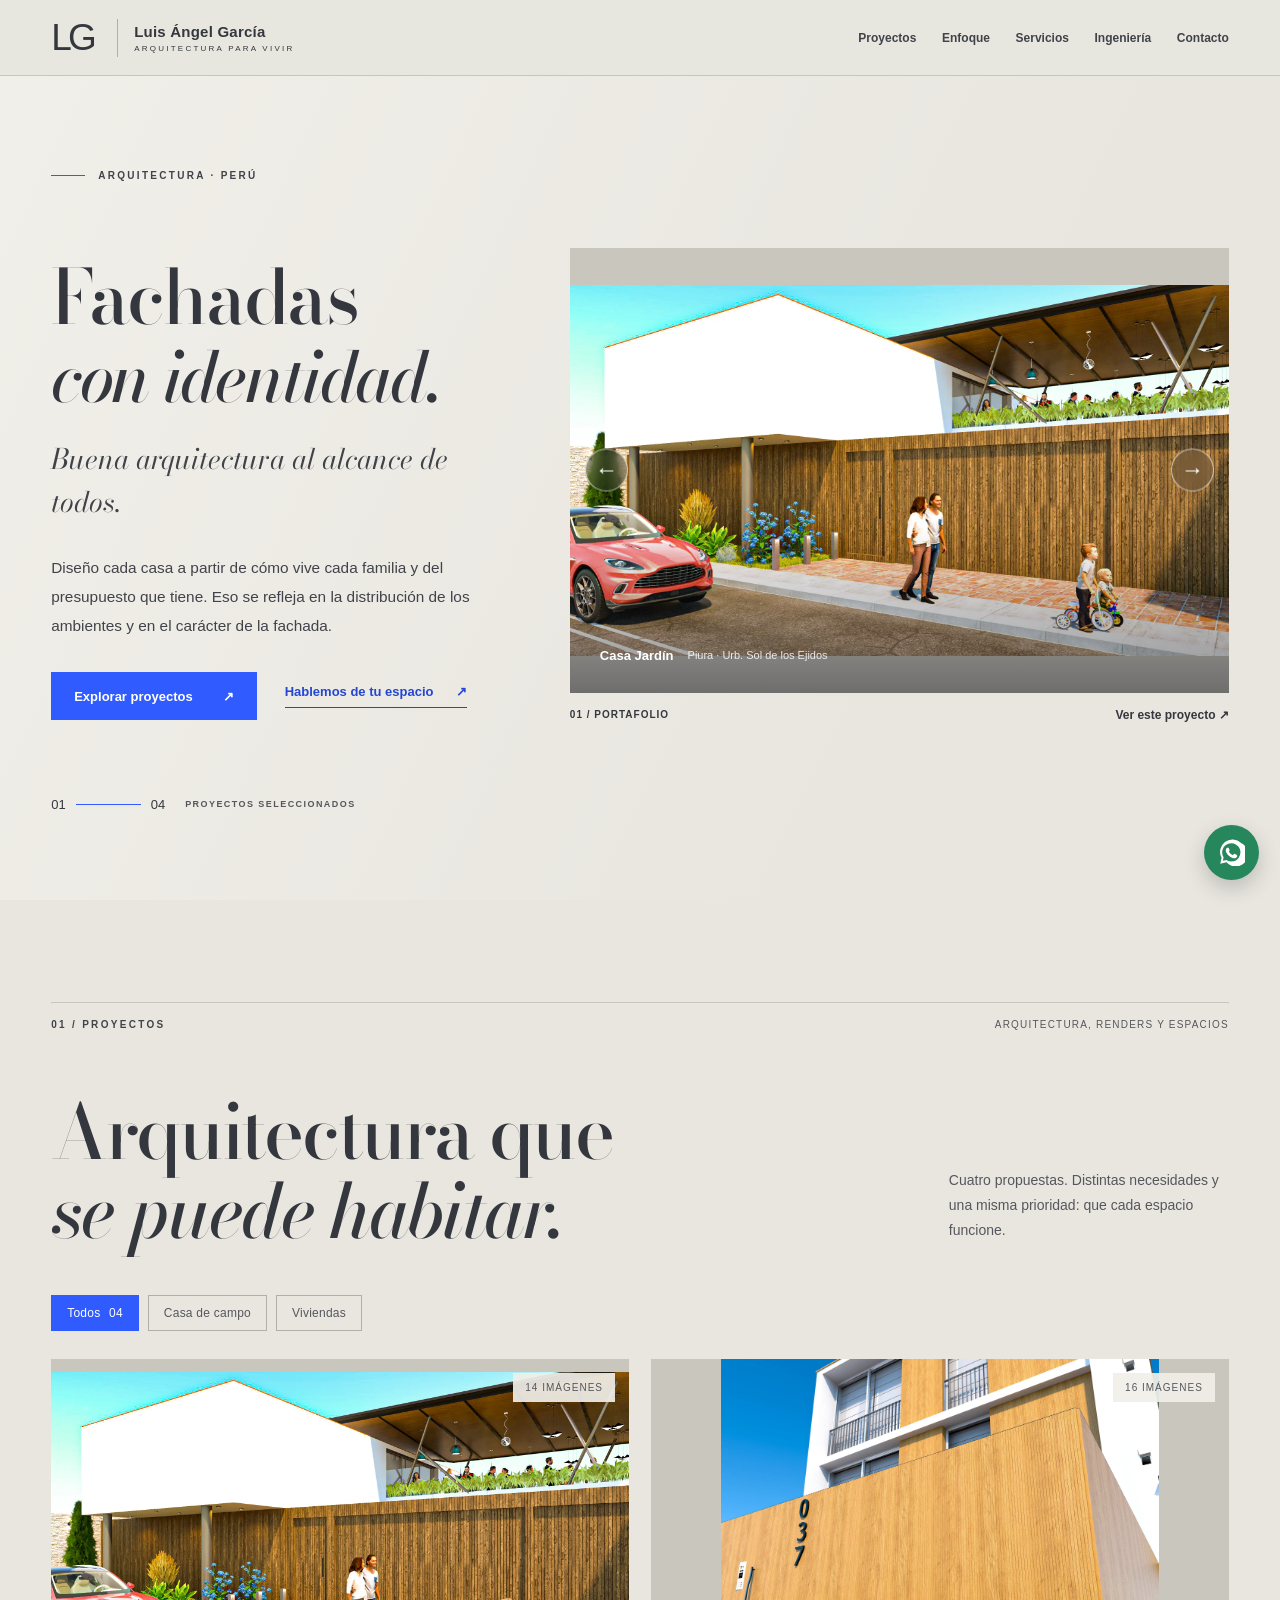
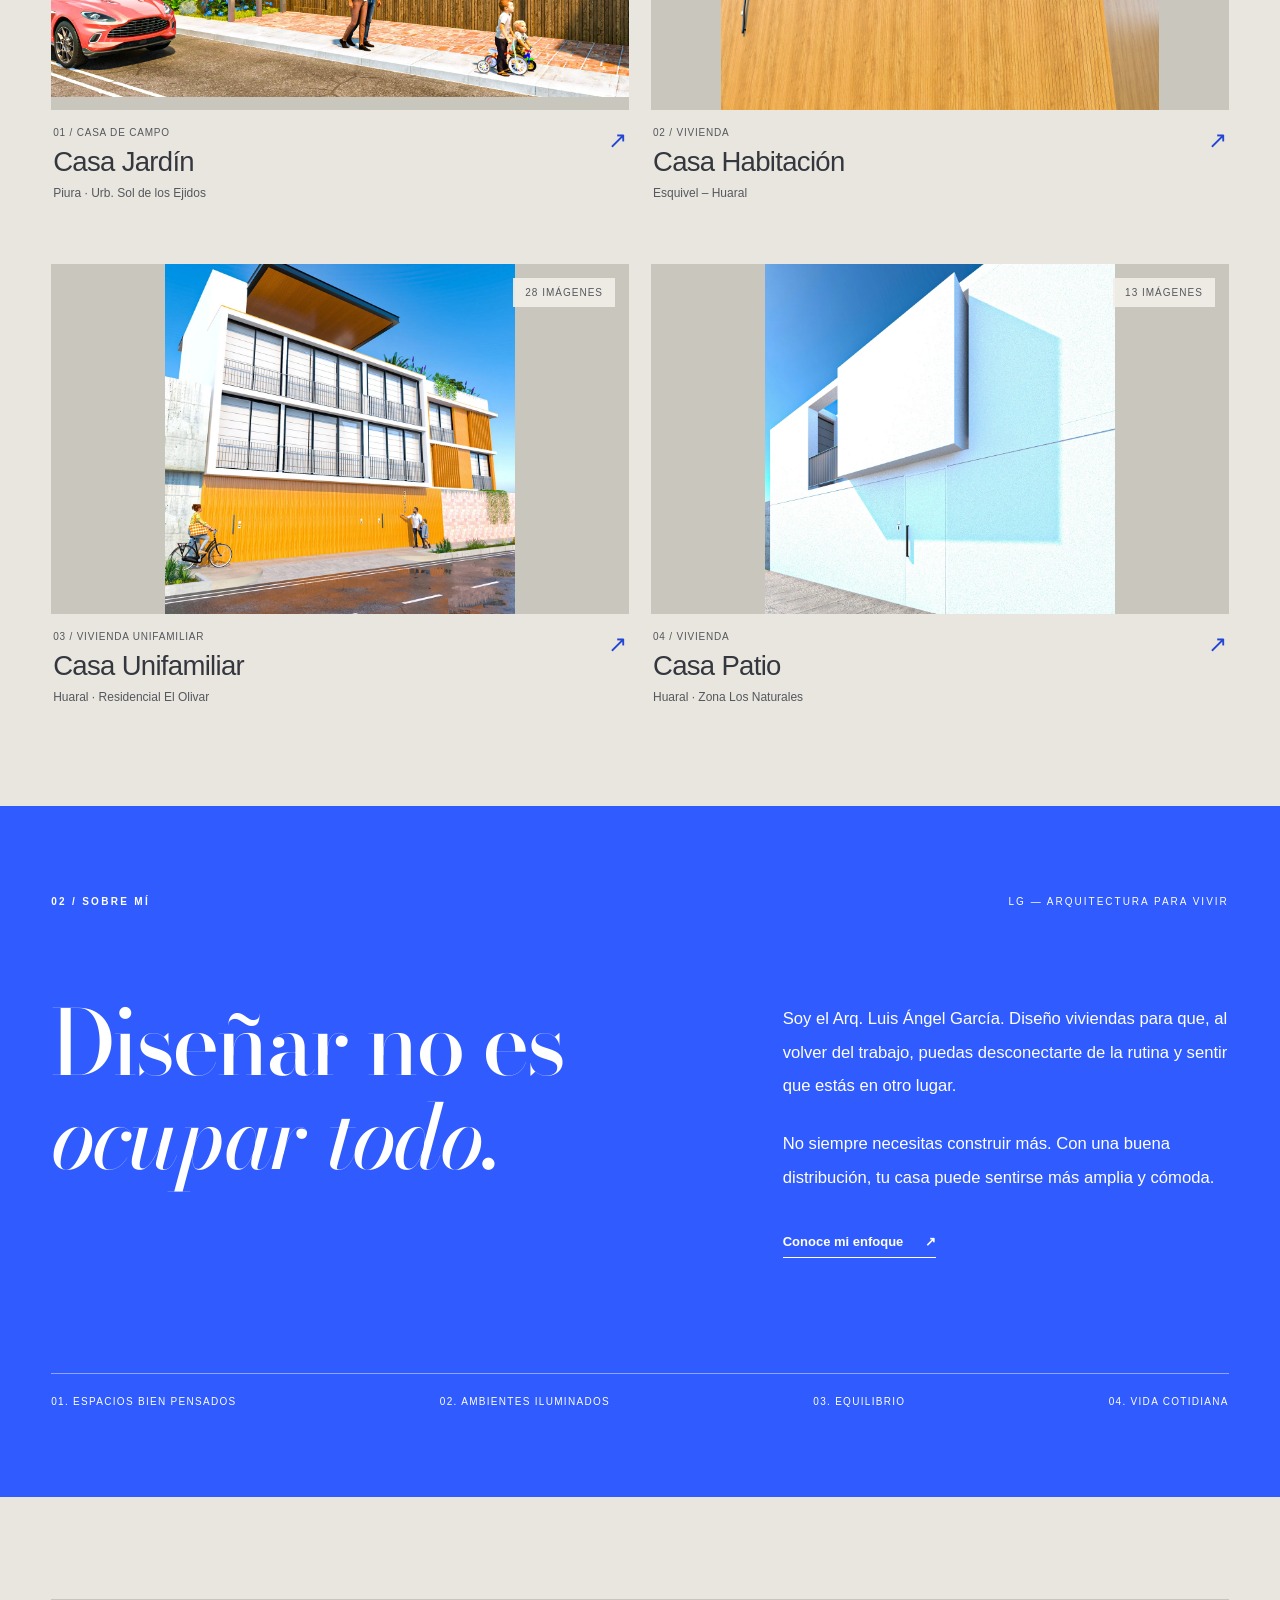
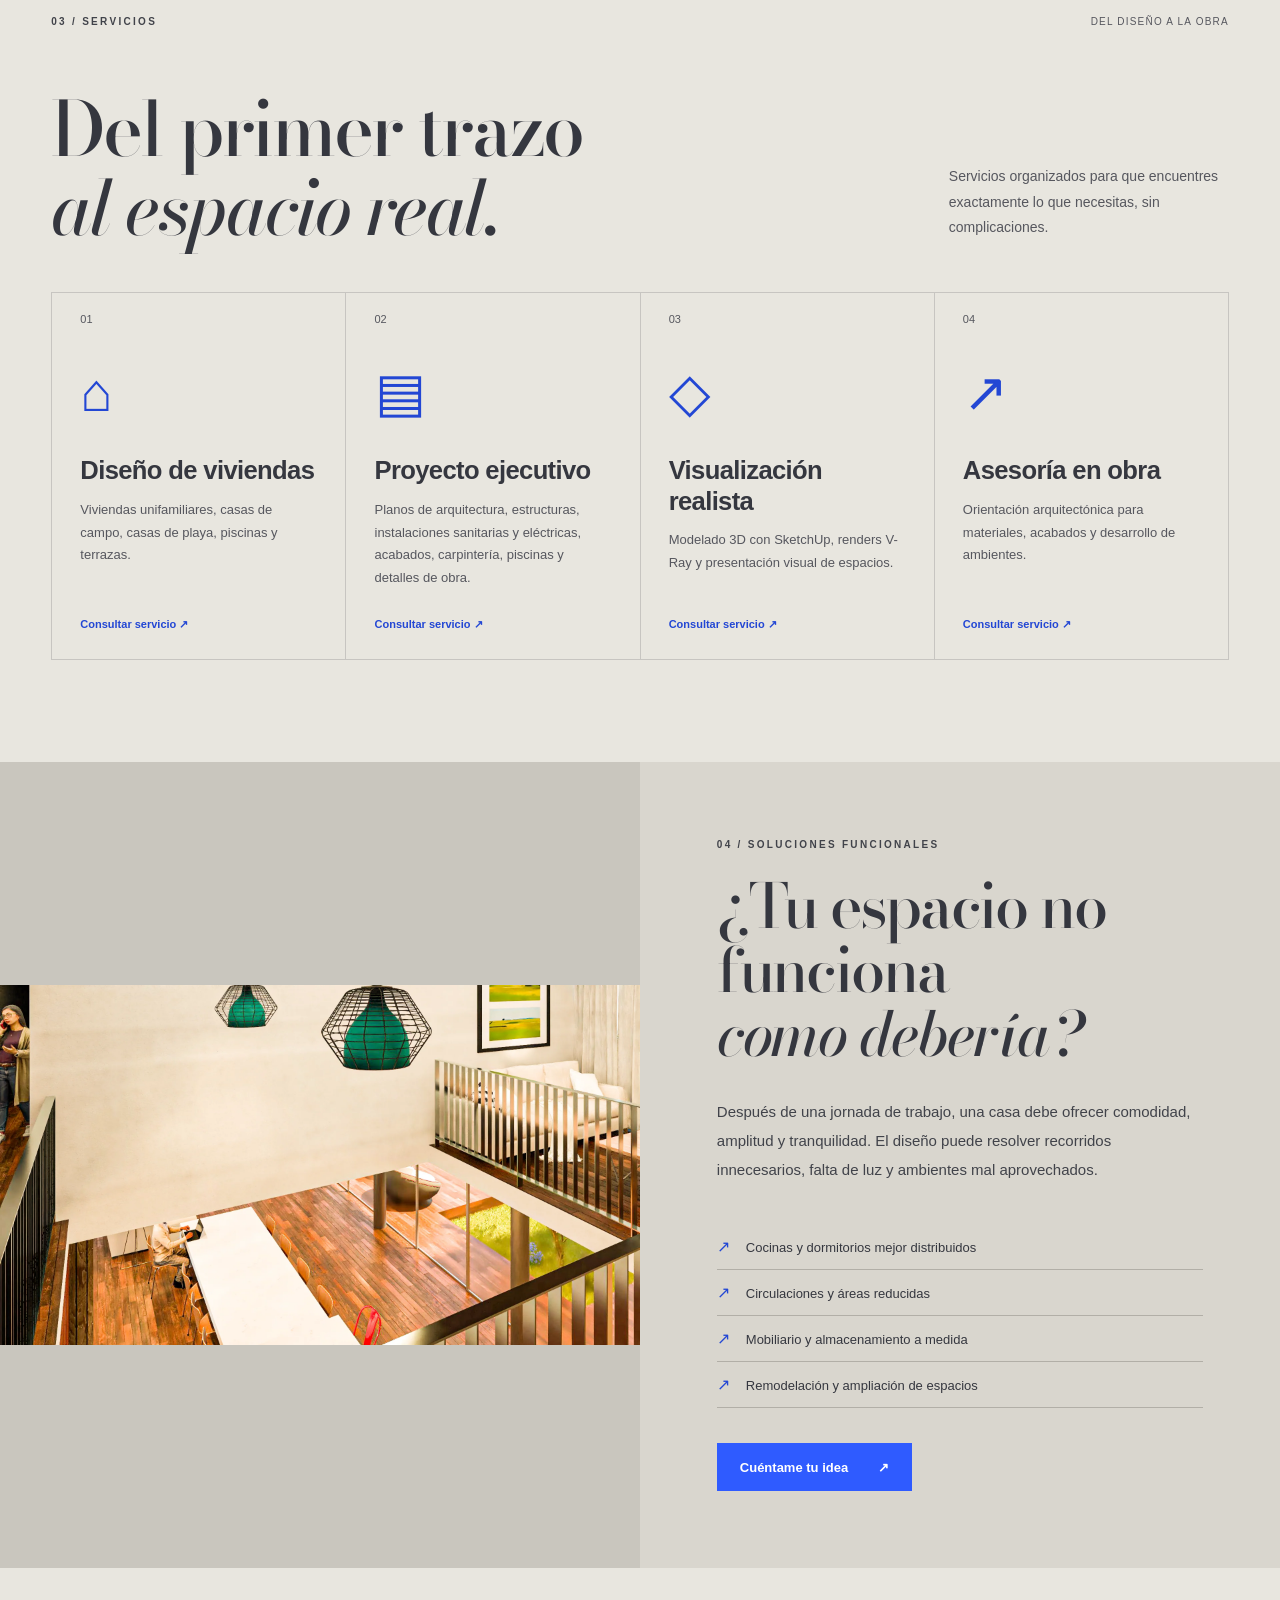
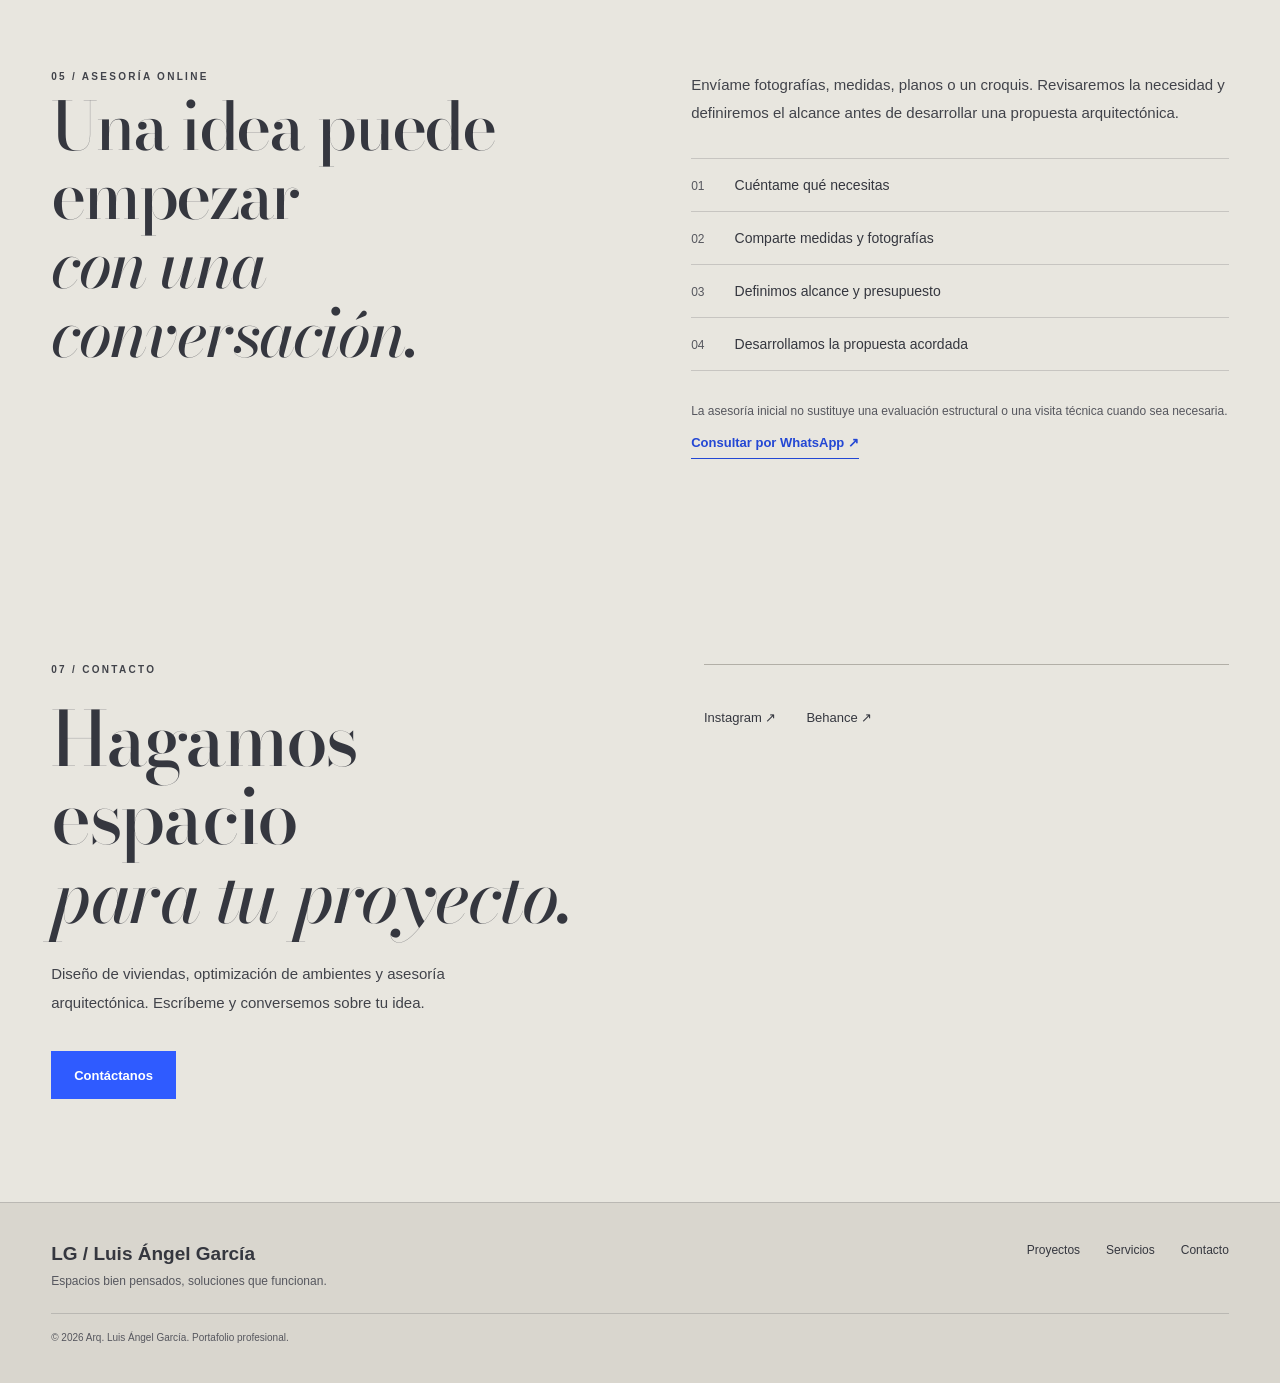
<file: arquitectura.html>
<!doctype html>
<html lang="es">
<head>
  <meta charset="utf-8">
  <meta name="viewport" content="width=device-width, initial-scale=1, viewport-fit=cover">
  <meta name="theme-color" content="#dce9ed">
  <meta name="description" content="Arq. Luis Ángel García. Arquitectura para vivir, diseño de viviendas, casas de campo, proyectos ejecutivos, visualización realista y seguimiento de inversiones.">
  <meta property="og:type" content="website">
  <meta property="og:title" content="arqluisgarcia | Arquitectura para vivir">
  <meta property="og:description" content="Espacios bien pensados, soluciones que funcionan. Conoce proyectos y servicios del Arq. Luis Ángel García.">
  <meta property="og:image" content="assets/casa-jardin/01.webp">
  <title>arqluisgarcia — Arquitectura para vivir</title>
  <link rel="icon" href="favicon.svg" type="image/svg+xml">
  <link rel="stylesheet" href="styles.css">
  <script src="project-data.js" defer></script>
  <script src="app.js" defer></script>
  <style>
    #seguimiento .consulting-services > div { display: flex; flex-direction: column; align-items: stretch; }
    #seguimiento .consulting-services strong { font-weight: 400; text-align: left; line-height: 1.45; }
    #seguimiento .consulting-services small { max-width: 65ch; }
    @media (max-width: 700px) { #seguimiento .consulting-services { grid-template-columns: 1fr; } }
    #seguimiento .investments-head:has(+ .consulting-services) h2 { font-size: clamp(2rem, 4.5vw, 4rem); text-wrap: balance; }
    /* Identidad Cobalt: solo la sección Sobre mí. */
    #enfoque.manifesto { background: #2F5BFF; color: #fff; }
    #enfoque .manifesto-top, #enfoque .eyebrow, #enfoque .manifesto-grid p, #enfoque .light-link, #enfoque .manifesto-tags { color: #fff; }
    #enfoque .manifesto-tags { border-top-color: rgba(255,255,255,.45); }
    @media (max-width: 600px) {
      #enfoque .manifesto-tags { grid-template-columns: repeat(2,minmax(0,1fr)); }
      #enfoque .manifesto-tags span { min-width: 0; line-height: 1.6; overflow-wrap: break-word; }
    }
  </style>
</head>
<body data-page="inicio">
  <a class="skip-link" href="#contenido">Ir al contenido</a>
  <header class="site-header" id="arriba">
    <a class="brand" href="index.html" aria-label="arqluisgarcia, ir al inicio">
      <span class="brand-mark">LG<span class="brand-line"></span></span>
      <span class="brand-copy"><strong>Luis Ángel García</strong><small>ARQUITECTURA PARA VIVIR</small></span>
    </a>
    <nav class="desktop-nav" aria-label="Navegación principal">
      <a href="#proyectos">Proyectos</a><a href="#enfoque">Enfoque</a><a href="#servicios">Servicios</a><a href="index.html#ingenieria">Ingeniería</a><a href="#contacto">Contacto</a>
    </nav>
    <button type="button" class="menu-toggle" aria-controls="menu-movil" aria-expanded="false" aria-label="Abrir menú"><span></span><span></span><span></span></button>
  </header>
  <nav class="mobile-nav" id="menu-movil" aria-label="Menú móvil" hidden>
    <a href="index.html">Inicio</a><a href="#proyectos">Proyectos</a><a href="#enfoque">Sobre mí</a><a href="#servicios">Servicios</a><a href="#soluciones">Soluciones funcionales</a><a href="#asesoria">Asesoría online</a><a href="index.html#ingenieria">Servicios de ingeniería</a><a href="#contacto">Contacto</a>
    <div class="mobile-nav-bottom"><a href="https://www.instagram.com/luis.anghell/" target="_blank" rel="noopener noreferrer">Instagram</a><a href="https://www.behance.net/arqluisgarciag" target="_blank" rel="noopener noreferrer">Behance</a></div>
  </nav>

  <main id="contenido">
    <section class="hero" id="inicio" aria-labelledby="hero-title">
      <div class="hero-text">
        <p class="eyebrow"><span class="eyebrow-bar"></span> ARQUITECTURA · PERÚ</p>
        <h1 id="hero-title">Fachadas<br><em>con identidad.</em></h1>
        <p class="hero-subline">Buena arquitectura al alcance de todos.</p>
        <p class="hero-copy">Diseño cada casa a partir de cómo vive cada familia y del presupuesto que tiene. Eso se refleja en la distribución de los ambientes y en el carácter de la fachada.</p>
        <div class="hero-actions"><a class="btn btn-dark" href="#proyectos">Explorar proyectos <span aria-hidden="true">↗</span></a><a class="text-link" href="#contacto">Hablemos de tu espacio <span aria-hidden="true">↗</span></a></div>
        <div class="hero-counter" aria-live="polite"><span id="slide-number">01</span><span class="counter-rule"></span><span>04</span><span class="tiny-caption">PROYECTOS SELECCIONADOS</span></div>
      </div>
      <div class="hero-media">
        <div class="hero-frame" id="hero-frame">
          <img id="hero-image" src="assets/casa-jardin/01.webp" alt="Render de Casa Jardín" fetchpriority="high">
          <div class="hero-photo-label"><span id="hero-project-name">Casa Jardín</span><span id="hero-project-location">Piura</span></div>
          <button class="hero-arrow prev" aria-label="Proyecto anterior" type="button" id="hero-prev">←</button>
          <button class="hero-arrow next" aria-label="Proyecto siguiente" type="button" id="hero-next">→</button>
        </div>
        <div class="hero-bottom"><span>01 / PORTAFOLIO</span><a id="hero-detail-link" href="proyecto.html?obra=casa-jardin">Ver este proyecto <span aria-hidden="true">↗</span></a></div>
      </div>
    </section>

    <section class="section section-projects" id="proyectos">
      <div class="section-top"><p class="eyebrow">01 / PROYECTOS</p><span class="section-side">ARQUITECTURA, RENDERS Y ESPACIOS</span></div>
      <div class="section-heading"><h2>Arquitectura que<br><em>se puede habitar.</em></h2><p>Cuatro propuestas. Distintas necesidades y una misma prioridad: que cada espacio funcione.</p></div>
      <div class="project-filters" role="group" aria-label="Filtrar proyectos"><button type="button" class="filter active" data-filter="all" aria-pressed="true">Todos <span>04</span></button><button type="button" class="filter" data-filter="campo" aria-pressed="false">Casa de campo</button><button type="button" class="filter" data-filter="viviendas" aria-pressed="false">Viviendas</button></div>
      <div class="projects-grid" id="projects-grid" aria-label="Galería de proyectos"></div>
    </section>

    <section class="manifesto" id="enfoque">
      <div class="manifesto-top"><span class="eyebrow eyebrow-light">02 / SOBRE MÍ</span><span>LG — ARQUITECTURA PARA VIVIR</span></div>
      <div class="manifesto-grid"><h2>Diseñar no es<br><em>ocupar todo.</em></h2><div><p>Soy el Arq. Luis Ángel García. Diseño viviendas para que, al volver del trabajo, puedas desconectarte de la rutina y sentir que estás en otro lugar.</p><p>No siempre necesitas construir más. Con una buena distribución, tu casa puede sentirse más amplia y cómoda.</p><a href="#soluciones" class="light-link">Conoce mi enfoque <span aria-hidden="true">↗</span></a></div></div>
      <div class="manifesto-tags"><span>01. ESPACIOS BIEN PENSADOS</span><span>02. AMBIENTES ILUMINADOS</span><span>03. EQUILIBRIO</span><span>04. VIDA COTIDIANA</span></div>
    </section>

    <section class="section services" id="servicios">
      <div class="section-top"><p class="eyebrow">03 / SERVICIOS</p><span class="section-side">DEL DISEÑO A LA OBRA</span></div>
      <div class="section-heading"><h2>Del primer trazo<br><em>al espacio real.</em></h2><p>Servicios organizados para que encuentres exactamente lo que necesitas, sin complicaciones.</p></div>
      <div class="services-grid">
        <a href="#contacto" class="service-card"><span class="service-n">01</span><span class="service-line-icon">⌂</span><h3>Diseño de viviendas</h3><p>Viviendas unifamiliares, casas de campo, casas de playa, piscinas y terrazas.</p><span class="service-more">Consultar servicio ↗</span></a>
        <a href="#contacto" class="service-card"><span class="service-n">02</span><span class="service-line-icon">▤</span><h3>Proyecto ejecutivo</h3><p>Planos de arquitectura, estructuras, instalaciones sanitarias y eléctricas, acabados, carpintería, piscinas y detalles de obra.</p><span class="service-more">Consultar servicio ↗</span></a>
        <a href="#contacto" class="service-card"><span class="service-n">03</span><span class="service-line-icon">◇</span><h3>Visualización realista</h3><p>Modelado 3D con SketchUp, renders V-Ray y presentación visual de espacios.</p><span class="service-more">Consultar servicio ↗</span></a>
        <a href="#contacto" class="service-card"><span class="service-n">04</span><span class="service-line-icon">↗</span><h3>Asesoría en obra</h3><p>Orientación arquitectónica para materiales, acabados y desarrollo de ambientes.</p><span class="service-more">Consultar servicio ↗</span></a>
      </div>
    </section>

    <section class="solutions" id="soluciones">
      <div class="solutions-image"><img src="assets/casa-jardin/10.webp" alt="Propuesta de sala comedor de un proyecto arquitectónico" loading="lazy"></div>
      <div class="solutions-content"><p class="eyebrow">04 / SOLUCIONES FUNCIONALES</p><h2>¿Tu espacio no funciona<br><em>como debería?</em></h2><p>Después de una jornada de trabajo, una casa debe ofrecer comodidad, amplitud y tranquilidad. El diseño puede resolver recorridos innecesarios, falta de luz y ambientes mal aprovechados.</p><ul><li>Cocinas y dormitorios mejor distribuidos</li><li>Circulaciones y áreas reducidas</li><li>Mobiliario y almacenamiento a medida</li><li>Remodelación y ampliación de espacios</li></ul><a class="btn btn-dark" href="#contacto">Cuéntame tu idea <span aria-hidden="true">↗</span></a></div>
    </section>

    <section class="section advisory" id="asesoria"><div><p class="eyebrow">05 / ASESORÍA ONLINE</p><h2>Una idea puede empezar<br><em>con una conversación.</em></h2></div><div class="advisory-right"><p>Envíame fotografías, medidas, planos o un croquis. Revisaremos la necesidad y definiremos el alcance antes de desarrollar una propuesta arquitectónica.</p><div class="steps"><div><span>01</span>Cuéntame qué necesitas</div><div><span>02</span>Comparte medidas y fotografías</div><div><span>03</span>Definimos alcance y presupuesto</div><div><span>04</span>Desarrollamos la propuesta acordada</div></div><p class="small-note">La asesoría inicial no sustituye una evaluación estructural o una visita técnica cuando sea necesaria.</p><a class="text-link" href="https://wa.me/51942263803?text=Hola%2C%20quiero%20consultar%20una%20asesor%C3%ADa%20arquitect%C3%B3nica." target="_blank" rel="noopener noreferrer">Consultar por WhatsApp ↗</a></div></section>

    

    <section class="contact section" id="contacto"><div class="contact-title"><p class="eyebrow">07 / CONTACTO</p><h2>Hagamos espacio<br><em>para tu proyecto.</em></h2><p>Diseño de viviendas, optimización de ambientes y asesoría arquitectónica. Escríbeme y conversemos sobre tu idea.</p><button type="button" class="btn btn-dark" id="open-contact">Contáctanos</button></div><div class="contact-panel"><div class="contact-social"><a href="https://www.instagram.com/luis.anghell/" target="_blank" rel="noopener noreferrer">Instagram ↗</a><a href="https://www.behance.net/arqluisgarciag" target="_blank" rel="noopener noreferrer">Behance ↗</a></div></div><dialog id="contact-dialog" aria-labelledby="contact-heading"><form method="dialog"><button class="dialog-close" aria-label="Cerrar">×</button></form><h2 id="contact-heading">Contáctanos</h2><a href="https://wa.me/51942263803?text=Hola%2C%20quisiera%20consultar%20por%20un%20servicio%20de%20arquitectura." class="btn btn-dark" target="_blank" rel="noopener noreferrer">Escribir por WhatsApp ↗</a><details><summary>Solicitar una cotización por correo</summary><div class="contact-form-wrap"><form id="contact-form"><label>Nombre<input name="nombre" autocomplete="name" required placeholder="Tu nombre"></label><label>Correo<input name="correo" type="email" autocomplete="email" required placeholder="tu@correo.com"></label><label>Cuéntame tu proyecto<textarea name="mensaje" required placeholder="¿Qué deseas diseñar o mejorar?" rows="3"></textarea></label><button type="submit" class="btn btn-dark">Preparar correo ↗</button><p class="form-note">Se abrirá tu correo con el mensaje preparado; podrás adjuntar planos y fotografías antes de enviarlo. Este formulario no almacena datos.</p></form></div></details></dialog></section>
  </main>
  <footer class="site-footer"><div><a class="footer-brand" href="#arriba">LG / Luis Ángel García</a><p>Espacios bien pensados, soluciones que funcionan.</p></div><div><a href="#proyectos">Proyectos</a><a href="#servicios">Servicios</a><a href="#contacto">Contacto</a></div><small>© <span class="copyright-year"></span> Arq. Luis Ángel García. Portafolio profesional.</small></footer>
  <a class="whatsapp-floating" href="https://wa.me/51942263803" aria-label="Contactar por WhatsApp" target="_blank" rel="noopener noreferrer"><svg viewBox="0 0 24 24" aria-hidden="true"><path fill="currentColor" d="M20.5 3.5A11 11 0 0 0 3.2 16.7L2 22l5.5-1.3A11 11 0 1 0 20.5 3.5ZM12 20a8.1 8.1 0 0 1-4.2-1.2l-.3-.2-3.2.7.7-3.1-.2-.3A8.1 8.1 0 1 1 12 20Zm4.4-6.1c-.2-.1-1.4-.7-1.6-.8-.2-.1-.4-.1-.6.2l-.7.8c-.2.2-.3.2-.6.1a6.7 6.7 0 0 1-3.2-2.8c-.2-.3.2-.3.6-1.1.1-.2 0-.4 0-.5l-.8-1.8c-.2-.4-.3-.3-.5-.3h-.5c-.2 0-.5.1-.7.4-.2.2-.9.9-.9 2.1 0 1.2.9 2.4 1 2.6 1.3 1.8 2.7 3.1 4.6 3.8 1.5.6 2.1.5 2.8.4.4-.1 1.4-.6 1.6-1.2.2-.6.2-1.1.1-1.2Z"/></svg></a>
</body>
</html>
</file>
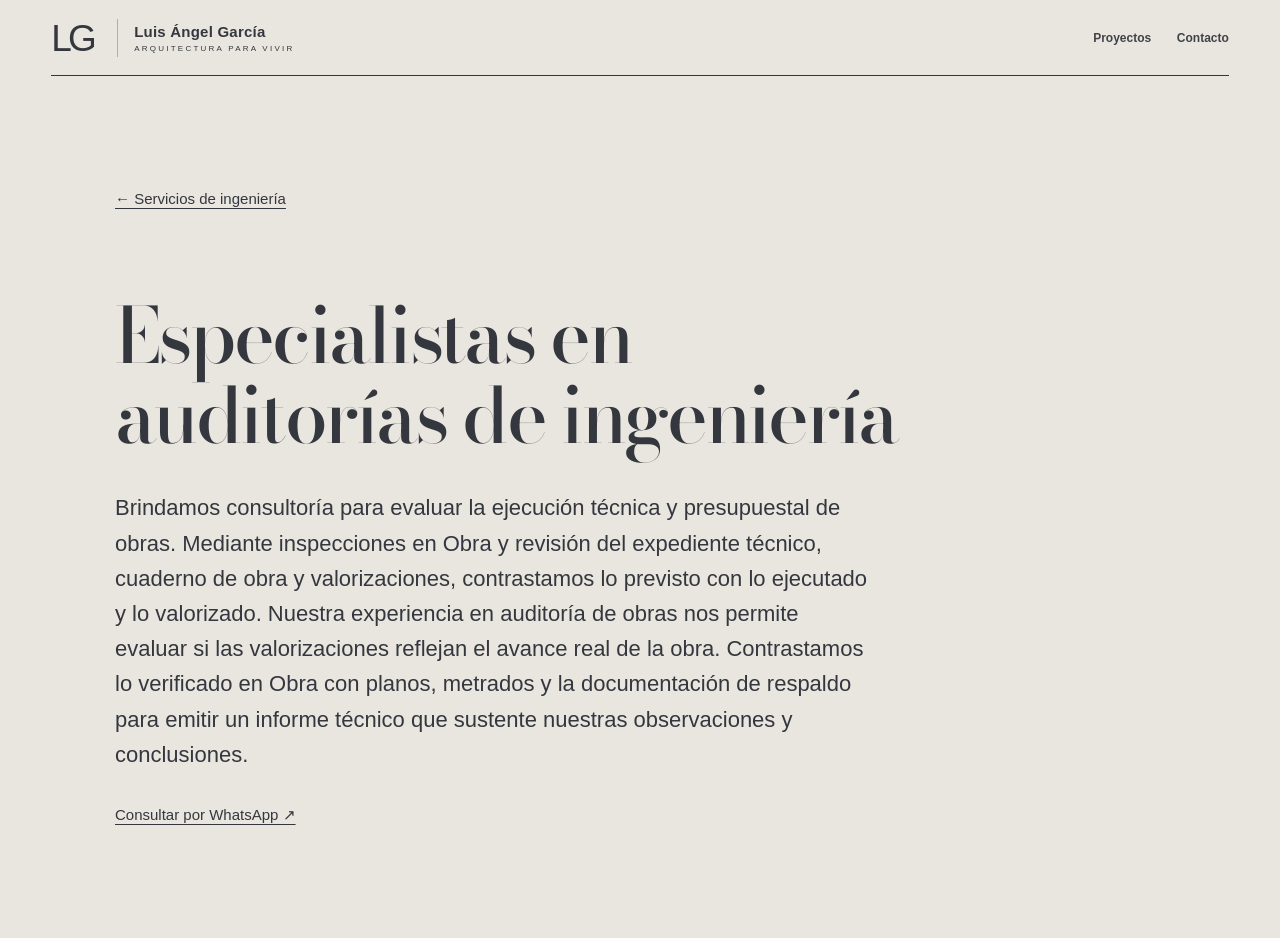
<file: auditorias.html>
<!doctype html>
<html lang="es">
<head>
  <meta charset="utf-8">
  <meta name="viewport" content="width=device-width, initial-scale=1, viewport-fit=cover">
  <meta name="theme-color" content="#ffffff">
  <meta name="description" content="Arq. Luis Ángel García. Arquitectura para vivir, diseño de viviendas, casas de campo, proyectos ejecutivos, visualización realista y seguimiento de inversiones.">
  <meta property="og:type" content="website">
  <meta property="og:title" content="arqluisgarcia | Arquitectura para vivir">
  <meta property="og:description" content="Espacios bien pensados, soluciones que funcionan. Conoce proyectos y servicios del Arq. Luis Ángel García.">
  <meta property="og:image" content="assets/casa-jardin/01.webp">
  <title>Especialistas en auditorías de ingeniería | Luis Ángel García</title>
  <link rel="icon" href="favicon.svg" type="image/svg+xml">
  <link rel="stylesheet" href="styles.css">
  <script src="portada.js" defer></script>
  <script src="app.js" defer></script>
  <style>
    #seguimiento .consulting-services > div { display: flex; flex-direction: column; align-items: stretch; }
    #seguimiento .consulting-services strong { font-weight: 400; text-align: left; line-height: 1.45; }
    #seguimiento .consulting-services small { max-width: 65ch; }
    @media (max-width: 700px) { #seguimiento .consulting-services { grid-template-columns: 1fr; } }
    #seguimiento .investments-head:has(+ .consulting-services) h2 { font-size: clamp(2rem, 4.5vw, 4rem); text-wrap: balance; }
  </style>
<link rel="stylesheet" href="portada.css"></head>
<body class="portada">
  <a class="skip-link" href="#contenido">Ir al contenido</a>
  <header class="site-header" id="arriba">
    <a class="brand" href="index.html" aria-label="arqluisgarcia, ir al inicio">
      <span class="brand-mark">LG<span class="brand-line"></span></span>
      <span class="brand-copy"><strong>Luis Ángel García</strong><small>ARQUITECTURA PARA VIVIR</small></span>
    </a>
    <nav class="desktop-nav" aria-label="Navegación principal"><a href="arquitectura.html#proyectos">Proyectos</a><a href="arquitectura.html#contacto">Contacto</a></nav>
    <button type="button" class="menu-toggle" aria-controls="menu-movil" aria-expanded="false" aria-label="Abrir menú"><span></span><span></span><span></span></button>
  </header>
  <nav class="mobile-nav" id="menu-movil" aria-label="Menú móvil" hidden><a href="index.html">Inicio</a><a href="arquitectura.html">Diseña tu hogar</a><a href="saneamiento.html">Consultoría en obras de saneamiento</a><a href="auditorias.html">Especialistas en auditorías de ingeniería</a><a href="seguimiento.html">Seguimiento de obras públicas</a><div class="mobile-nav-bottom"><a href="https://www.instagram.com/luis.anghell/" target="_blank" rel="noopener noreferrer">Instagram</a><a href="https://www.behance.net/arqluisgarciag" target="_blank" rel="noopener noreferrer">Behance</a></div>
  </nav>

  <main id="contenido" class="detalle"><a class="volver" href="index.html#ingenieria">← Servicios de ingeniería</a><h1>Especialistas en auditorías de ingeniería</h1><p>Brindamos consultoría para evaluar la ejecución técnica y presupuestal de obras. Mediante inspecciones en Obra y revisión del expediente técnico, cuaderno de obra y valorizaciones, contrastamos lo previsto con lo ejecutado y lo valorizado. Nuestra experiencia en auditoría de obras nos permite evaluar si las valorizaciones reflejan el avance real de la obra. Contrastamos lo verificado en Obra con planos, metrados y la documentación de respaldo para emitir un informe técnico que sustente nuestras observaciones y conclusiones.</p><a class="consulta" href="https://wa.me/51942263803?text=Quisiera%20consultar%20sobre%20auditorias">Consultar por WhatsApp ↗</a></main></body></html>
</file>
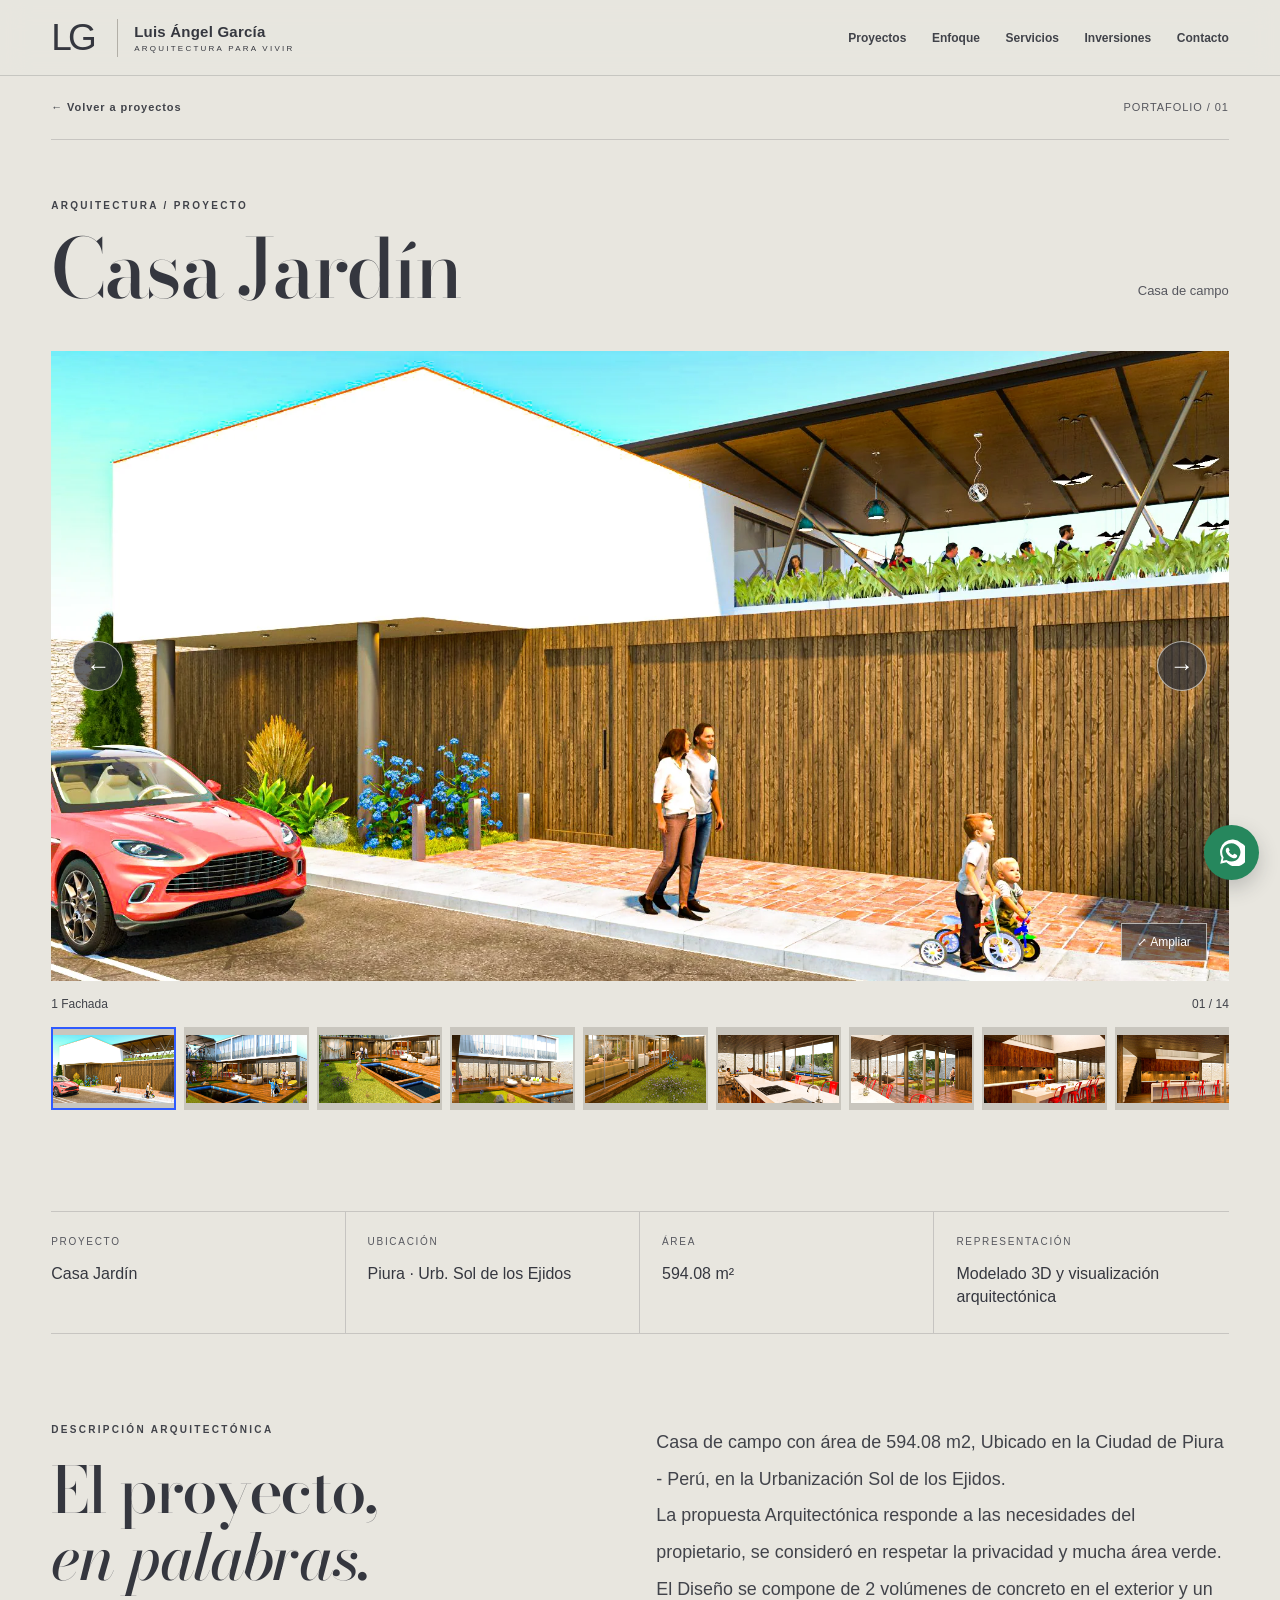
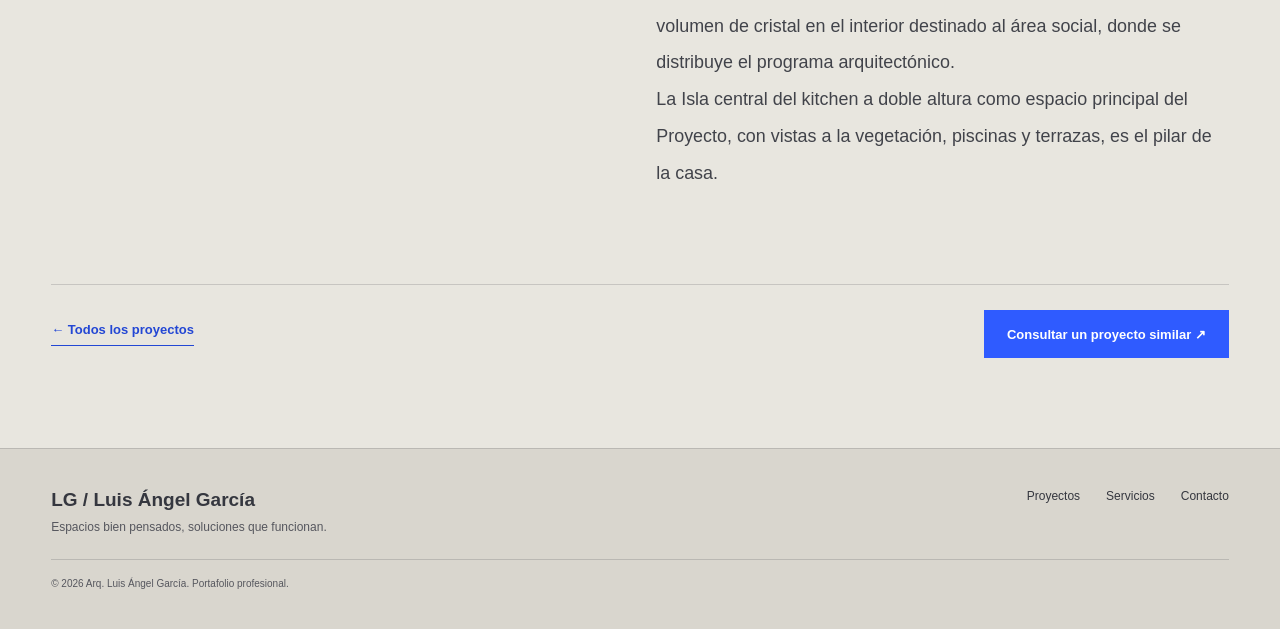
<file: proyecto.html>
<!doctype html>
<html lang="es">
<head>
  <meta charset="utf-8">
  <meta name="viewport" content="width=device-width, initial-scale=1, viewport-fit=cover">
  <meta name="theme-color" content="#dce9ed">
  <meta name="description" content="Proyecto de arquitectura del Arq. Luis Ángel García. Fotografías, renders y descripción arquitectónica.">
  <title>Proyecto · arqluisgarcia</title>
  <link rel="icon" href="favicon.svg" type="image/svg+xml">
  <link rel="stylesheet" href="styles.css">
  <script src="project-data.js" defer></script>
  <script src="app.js" defer></script>
</head>
<body data-page="proyecto">
  <a class="skip-link" href="#contenido">Ir al contenido</a>
  <header class="site-header" id="arriba"><a class="brand" href="index.html" aria-label="arqluisgarcia, volver al inicio"><span class="brand-mark">LG<span class="brand-line"></span></span><span class="brand-copy"><strong>Luis Ángel García</strong><small>ARQUITECTURA PARA VIVIR</small></span></a><nav class="desktop-nav" aria-label="Navegación principal"><a href="arquitectura.html#proyectos">Proyectos</a><a href="arquitectura.html#enfoque">Enfoque</a><a href="arquitectura.html#servicios">Servicios</a><a href="index.html#ingenieria">Inversiones</a><a href="arquitectura.html#contacto">Contacto</a></nav><button type="button" class="menu-toggle" aria-controls="menu-movil" aria-expanded="false" aria-label="Abrir menú"><span></span><span></span><span></span></button></header>
  <nav class="mobile-nav" id="menu-movil" aria-label="Menú móvil" hidden><a href="index.html">Inicio</a><a href="arquitectura.html#proyectos">Proyectos</a><a href="arquitectura.html#enfoque">Sobre mí</a><a href="arquitectura.html#servicios">Servicios</a><a href="arquitectura.html#soluciones">Soluciones funcionales</a><a href="arquitectura.html#asesoria">Asesoría online</a><a href="index.html#ingenieria">Seguimiento de inversiones</a><a href="arquitectura.html#contacto">Contacto</a></nav>
  <main id="contenido" class="project-page">
    <div class="project-breadcrumb"><a href="arquitectura.html#proyectos">← Volver a proyectos</a><span>PORTAFOLIO / <span id="project-position">01</span></span></div>
    <header class="project-heading"><div><p class="eyebrow">ARQUITECTURA / PROYECTO</p><h1 id="project-title">Proyecto</h1></div><p id="project-type" class="project-kind">Vivienda</p></header>
    <section class="project-viewer" aria-label="Galería de imágenes del proyecto">
      <div class="project-main-image"><img id="detail-image" alt="Imagen del proyecto" src="assets/casa-jardin/01.webp"><button class="detail-arrow detail-prev" type="button" aria-label="Imagen anterior">←</button><button class="detail-arrow detail-next" type="button" aria-label="Imagen siguiente">→</button><button class="expand-image" type="button" aria-label="Ampliar imagen">⤢ <span>Ampliar</span></button></div>
      <div class="viewer-caption"><span id="image-label">Fachada</span><span id="image-count">01 / 14</span></div><div class="thumbnails" id="thumbnails" aria-label="Miniaturas de la galería"></div>
    </section>
    <section class="project-facts"><div><span>PROYECTO</span><strong id="fact-name">—</strong></div><div id="fact-location-row"><span>UBICACIÓN</span><strong id="fact-location">—</strong></div><div id="fact-area-row"><span>ÁREA</span><strong id="fact-area">—</strong></div><div><span>REPRESENTACIÓN</span><strong>Modelado 3D y visualización arquitectónica</strong></div></section>
    <section class="project-description"><div><p class="eyebrow">DESCRIPCIÓN ARQUITECTÓNICA</p><h2>El proyecto,<br><em>en palabras.</em></h2></div><div><p id="original-word-text" class="word-text"></p></div></section>
    <div class="project-end"><a class="text-link" href="arquitectura.html#proyectos">← Todos los proyectos</a><a class="btn btn-dark" href="arquitectura.html#contacto">Consultar un proyecto similar ↗</a></div>
  </main>
  <div class="lightbox" id="lightbox" role="dialog" aria-modal="true" aria-label="Imagen ampliada" hidden><button class="lightbox-close" aria-label="Cerrar imagen" type="button">×</button><button class="lightbox-prev" aria-label="Imagen anterior" type="button">←</button><img id="lightbox-image" alt="Vista ampliada del proyecto"><button class="lightbox-next" aria-label="Imagen siguiente" type="button">→</button><span id="lightbox-counter"></span></div>
  <footer class="site-footer"><div><a class="footer-brand" href="index.html">LG / Luis Ángel García</a><p>Espacios bien pensados, soluciones que funcionan.</p></div><div><a href="arquitectura.html#proyectos">Proyectos</a><a href="arquitectura.html#servicios">Servicios</a><a href="arquitectura.html#contacto">Contacto</a></div><small>© <span class="copyright-year"></span> Arq. Luis Ángel García. Portafolio profesional.</small></footer>
  <a class="whatsapp-floating" href="https://wa.me/51942263803" aria-label="Contactar por WhatsApp" target="_blank" rel="noopener noreferrer"><svg viewBox="0 0 24 24" aria-hidden="true"><path fill="currentColor" d="M20.5 3.5A11 11 0 0 0 3.2 16.7L2 22l5.5-1.3A11 11 0 1 0 20.5 3.5ZM12 20a8.1 8.1 0 0 1-4.2-1.2l-.3-.2-3.2.7.7-3.1-.2-.3A8.1 8.1 0 1 1 12 20Zm4.4-6.1c-.2-.1-1.4-.7-1.6-.8-.2-.1-.4-.1-.6.2l-.7.8c-.2.2-.3.2-.6.1a6.7 6.7 0 0 1-3.2-2.8c-.2-.3.2-.3.6-1.1.1-.2 0-.4 0-.5l-.8-1.8c-.2-.4-.3-.3-.5-.3h-.5c-.2 0-.5.1-.7.4-.2.2-.9.9-.9 2.1 0 1.2.9 2.4 1 2.6 1.3 1.8 2.7 3.1 4.6 3.8 1.5.6 2.1.5 2.8.4.4-.1 1.4-.6 1.6-1.2.2-.6.2-1.1.1-1.2Z"/></svg></a>
</body>
</html>
</file>
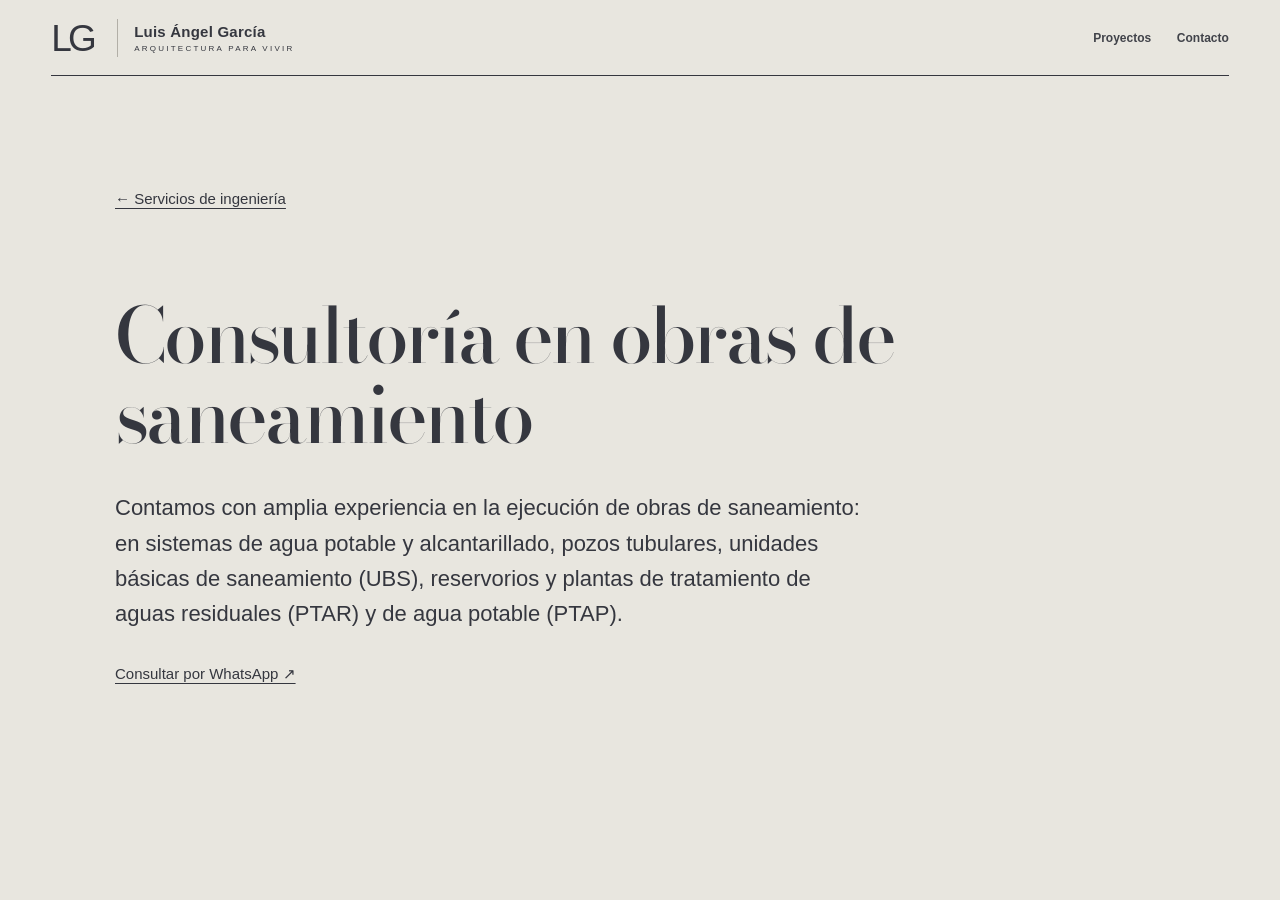
<file: saneamiento.html>
<!doctype html>
<html lang="es">
<head>
  <meta charset="utf-8">
  <meta name="viewport" content="width=device-width, initial-scale=1, viewport-fit=cover">
  <meta name="theme-color" content="#ffffff">
  <meta name="description" content="Arq. Luis Ángel García. Arquitectura para vivir, diseño de viviendas, casas de campo, proyectos ejecutivos, visualización realista y seguimiento de inversiones.">
  <meta property="og:type" content="website">
  <meta property="og:title" content="arqluisgarcia | Arquitectura para vivir">
  <meta property="og:description" content="Espacios bien pensados, soluciones que funcionan. Conoce proyectos y servicios del Arq. Luis Ángel García.">
  <meta property="og:image" content="assets/casa-jardin/01.webp">
  <title>Consultoría en obras de saneamiento | Luis Ángel García</title>
  <link rel="icon" href="favicon.svg" type="image/svg+xml">
  <link rel="stylesheet" href="styles.css">
  <script src="portada.js" defer></script>
  <script src="app.js" defer></script>
  <style>
    #seguimiento .consulting-services > div { display: flex; flex-direction: column; align-items: stretch; }
    #seguimiento .consulting-services strong { font-weight: 400; text-align: left; line-height: 1.45; }
    #seguimiento .consulting-services small { max-width: 65ch; }
    @media (max-width: 700px) { #seguimiento .consulting-services { grid-template-columns: 1fr; } }
    #seguimiento .investments-head:has(+ .consulting-services) h2 { font-size: clamp(2rem, 4.5vw, 4rem); text-wrap: balance; }
  </style>
<link rel="stylesheet" href="portada.css"></head>
<body class="portada">
  <a class="skip-link" href="#contenido">Ir al contenido</a>
  <header class="site-header" id="arriba">
    <a class="brand" href="index.html" aria-label="arqluisgarcia, ir al inicio">
      <span class="brand-mark">LG<span class="brand-line"></span></span>
      <span class="brand-copy"><strong>Luis Ángel García</strong><small>ARQUITECTURA PARA VIVIR</small></span>
    </a>
    <nav class="desktop-nav" aria-label="Navegación principal"><a href="arquitectura.html#proyectos">Proyectos</a><a href="arquitectura.html#contacto">Contacto</a></nav>
    <button type="button" class="menu-toggle" aria-controls="menu-movil" aria-expanded="false" aria-label="Abrir menú"><span></span><span></span><span></span></button>
  </header>
  <nav class="mobile-nav" id="menu-movil" aria-label="Menú móvil" hidden><a href="index.html">Inicio</a><a href="arquitectura.html">Diseña tu hogar</a><a href="saneamiento.html">Consultoría en obras de saneamiento</a><a href="auditorias.html">Especialistas en auditorías de ingeniería</a><a href="seguimiento.html">Seguimiento de obras públicas</a><div class="mobile-nav-bottom"><a href="https://www.instagram.com/luis.anghell/" target="_blank" rel="noopener noreferrer">Instagram</a><a href="https://www.behance.net/arqluisgarciag" target="_blank" rel="noopener noreferrer">Behance</a></div>
  </nav>

  <main id="contenido" class="detalle"><a class="volver" href="index.html#ingenieria">← Servicios de ingeniería</a><h1>Consultoría en obras de saneamiento</h1><p>Contamos con amplia experiencia en la ejecución de obras de saneamiento: en sistemas de agua potable y alcantarillado, pozos tubulares, unidades básicas de saneamiento (UBS), reservorios y plantas de tratamiento de aguas residuales (PTAR) y de agua potable (PTAP).</p><a class="consulta" href="https://wa.me/51942263803?text=Quisiera%20consultar%20sobre%20saneamiento">Consultar por WhatsApp ↗</a></main></body></html>
</file>
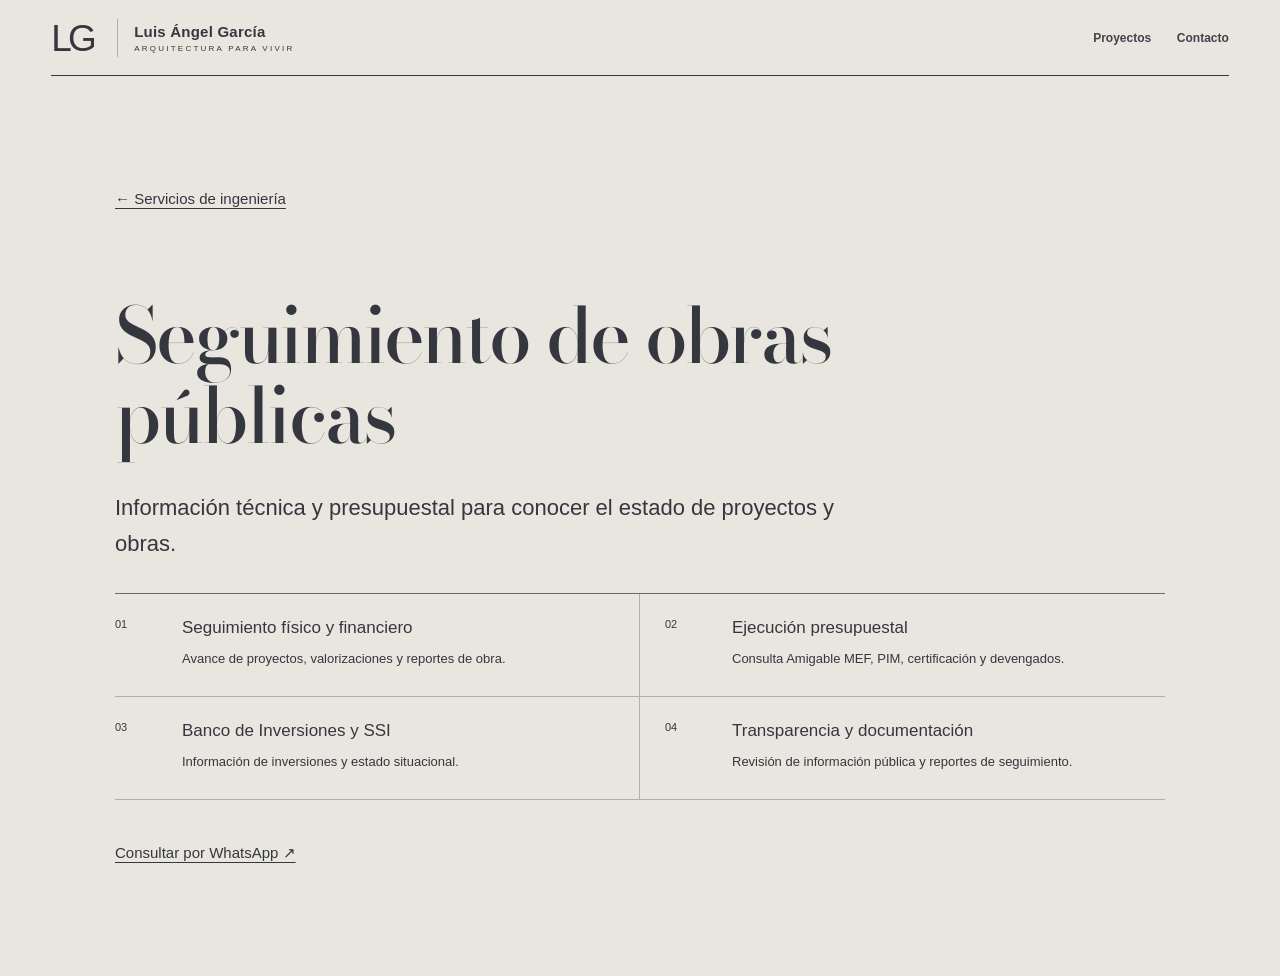
<file: seguimiento.html>
<!doctype html>
<html lang="es">
<head>
  <meta charset="utf-8">
  <meta name="viewport" content="width=device-width, initial-scale=1, viewport-fit=cover">
  <meta name="theme-color" content="#ffffff">
  <meta name="description" content="Arq. Luis Ángel García. Arquitectura para vivir, diseño de viviendas, casas de campo, proyectos ejecutivos, visualización realista y seguimiento de inversiones.">
  <meta property="og:type" content="website">
  <meta property="og:title" content="arqluisgarcia | Arquitectura para vivir">
  <meta property="og:description" content="Espacios bien pensados, soluciones que funcionan. Conoce proyectos y servicios del Arq. Luis Ángel García.">
  <meta property="og:image" content="assets/casa-jardin/01.webp">
  <title>Seguimiento de obras públicas | Luis Ángel García</title>
  <link rel="icon" href="favicon.svg" type="image/svg+xml">
  <link rel="stylesheet" href="styles.css">
  <script src="portada.js" defer></script>
  <script src="app.js" defer></script>
  <style>
    #seguimiento .consulting-services > div { display: flex; flex-direction: column; align-items: stretch; }
    #seguimiento .consulting-services strong { font-weight: 400; text-align: left; line-height: 1.45; }
    #seguimiento .consulting-services small { max-width: 65ch; }
    @media (max-width: 700px) { #seguimiento .consulting-services { grid-template-columns: 1fr; } }
    #seguimiento .investments-head:has(+ .consulting-services) h2 { font-size: clamp(2rem, 4.5vw, 4rem); text-wrap: balance; }
  </style>
<link rel="stylesheet" href="portada.css"></head>
<body class="portada">
  <a class="skip-link" href="#contenido">Ir al contenido</a>
  <header class="site-header" id="arriba">
    <a class="brand" href="index.html" aria-label="arqluisgarcia, ir al inicio">
      <span class="brand-mark">LG<span class="brand-line"></span></span>
      <span class="brand-copy"><strong>Luis Ángel García</strong><small>ARQUITECTURA PARA VIVIR</small></span>
    </a>
    <nav class="desktop-nav" aria-label="Navegación principal"><a href="arquitectura.html#proyectos">Proyectos</a><a href="arquitectura.html#contacto">Contacto</a></nav>
    <button type="button" class="menu-toggle" aria-controls="menu-movil" aria-expanded="false" aria-label="Abrir menú"><span></span><span></span><span></span></button>
  </header>
  <nav class="mobile-nav" id="menu-movil" aria-label="Menú móvil" hidden><a href="index.html">Inicio</a><a href="arquitectura.html">Diseña tu hogar</a><a href="saneamiento.html">Consultoría en obras de saneamiento</a><a href="auditorias.html">Especialistas en auditorías de ingeniería</a><a href="seguimiento.html">Seguimiento de obras públicas</a><div class="mobile-nav-bottom"><a href="https://www.instagram.com/luis.anghell/" target="_blank" rel="noopener noreferrer">Instagram</a><a href="https://www.behance.net/arqluisgarciag" target="_blank" rel="noopener noreferrer">Behance</a></div>
  </nav>

  <main id="contenido" class="detalle"><a class="volver" href="index.html#ingenieria">← Servicios de ingeniería</a><h1>Seguimiento de obras públicas</h1><p>Información técnica y presupuestal para conocer el estado de proyectos y obras.</p><div class="investment-items"><div><span>01</span><strong>Seguimiento físico y financiero</strong><small>Avance de proyectos, valorizaciones y reportes de obra.</small></div><div><span>02</span><strong>Ejecución presupuestal</strong><small>Consulta Amigable MEF, PIM, certificación y devengados.</small></div><div><span>03</span><strong>Banco de Inversiones y SSI</strong><small>Información de inversiones y estado situacional.</small></div><div><span>04</span><strong>Transparencia y documentación</strong><small>Revisión de información pública y reportes de seguimiento.</small></div></div><a class="consulta" href="https://wa.me/51942263803?text=Quisiera%20consultar%20sobre%20seguimiento">Consultar por WhatsApp ↗</a></main></body></html>
</file>
<file: styles.css>
@import url("https://fonts.googleapis.com/css2?family=Bodoni+Moda:ital,opsz,wght@0,6..96,500;1,6..96,500&display=swap");
/* ARQLUISGARCIA — versión móvil + escritorio, sin dependencias externas */
:root{--sky:#e8e6df;--sky2:#d9d6ce;--paper:#e8e6df;--white:#f1efe9;--ink:#35373f;--ink2:#41434a;--muted:#56575e;--line:rgba(53,55,63,.19);--accent:#2f5bff;--dark:#35373f;--dark2:#303239;--max:1450px;--serif:"Bodoni Moda",Georgia,"Times New Roman",serif}
*,*::before,*::after{box-sizing:border-box}html{scroll-behavior:smooth;scroll-padding-top:78px}body{margin:0;color:var(--ink);font-family:Inter,"Segoe UI",Arial,Helvetica,sans-serif;background:var(--paper);-webkit-font-smoothing:antialiased;font-size:15px}body.menu-open,body.lightbox-open{overflow:hidden}img{display:block;max-width:100%}a{color:inherit;text-decoration:none}button,input,select,textarea{font:inherit}button{cursor:pointer}button,input,select,textarea{outline-offset:4px}a:focus-visible,button:focus-visible,input:focus-visible,select:focus-visible,textarea:focus-visible{outline:2px solid #2f5bff;outline-offset:5px}::selection{background:#cbd5ff;color:var(--ink)}.skip-link{position:fixed;top:-70px;left:14px;background:#f1efe9;z-index:100;padding:12px 18px}.skip-link:focus{top:12px}h1,h2,h3,p{margin-top:0}h1,h2{font-family:var(--serif);font-weight:500;letter-spacing:-.035em;line-height:1.04;overflow-wrap:break-word}h1 em,h2 em{font-family:var(--serif);font-weight:500;letter-spacing:inherit}h3{font-weight:580;letter-spacing:-.025em}.eyebrow{font-size:10px;letter-spacing:.23em;font-weight:700;display:flex;align-items:center;gap:13px;color:#41434a}.eyebrow-bar{height:1px;width:34px;background:#2f5bff;display:inline-block}.eyebrow-light{color:#e8e6df}.btn{border:1px solid transparent;min-height:48px;padding:14px 22px;display:inline-flex;align-items:center;gap:30px;justify-content:space-between;font-size:13px;font-weight:600;transition:background .2s,transform .2s}.btn:hover{transform:translateY(-2px)}.btn-dark{background:#2f5bff;color:#fff}.btn-dark:hover{background:#2347d4}.text-link,.light-link{display:inline-flex;align-items:center;gap:22px;font-size:13px;font-weight:650;border-bottom:1px solid currentColor;padding-bottom:8px}.light-link{color:#e8e6df}
/* Cabecera */
.site-header{height:76px;position:sticky;top:0;z-index:40;background:rgba(232,230,223,.96);border-bottom:1px solid var(--line);display:flex;justify-content:space-between;align-items:center;padding:0 max(4vw,calc((100vw - var(--max))/2));backdrop-filter:blur(14px)}.brand{display:flex;align-items:center;gap:16px;min-width:220px}.brand-mark{font-size:37px;line-height:1;letter-spacing:-.10em;font-weight:300;color:var(--dark);display:flex;align-items:center;gap:16px}.brand-line{display:inline-block;width:1px;height:38px;background:#b2afa7;margin-left:8px}.brand-copy{display:flex;flex-direction:column;gap:4px}.brand-copy strong{font-size:15px;letter-spacing:.015em;font-weight:600}.brand-copy small{font-size:8px;letter-spacing:.28em;font-weight:500}.desktop-nav{display:flex;gap:clamp(18px,2vw,35px);align-items:center}.desktop-nav a{font-size:12px;font-weight:580;color:#41434a}.desktop-nav a:hover,.site-footer a:hover{color:#2347d4}.menu-toggle{border:0;background:none;display:none;width:42px;height:42px;align-items:center;justify-content:center;flex-direction:column;gap:5px;padding:8px}.menu-toggle span{width:24px;height:1.4px;background:var(--ink);transition:transform .22s,opacity .22s}.menu-toggle[aria-expanded="true"] span:nth-child(1){transform:translateY(6.4px) rotate(45deg)}.menu-toggle[aria-expanded="true"] span:nth-child(2){opacity:0}.menu-toggle[aria-expanded="true"] span:nth-child(3){transform:translateY(-6.4px) rotate(-45deg)}.mobile-nav{position:fixed;inset:76px 0 0;z-index:38;background:var(--dark2);padding:40px 6vw 30px;overflow:auto;display:flex;flex-direction:column;gap:0}.mobile-nav[hidden]{display:none}.mobile-nav>a{display:block;padding:17px 0;border-bottom:1px solid rgba(255,255,255,.14);color:#e8e6df;font-size:clamp(20px,3vw,28px);font-weight:350;letter-spacing:-.025em}.mobile-nav-bottom{display:flex;gap:25px;color:#e8e6df;font-size:12px;margin-top:35px}
/* Portada */
.hero{background:linear-gradient(115deg,#f1efe9 0%,var(--sky) 70%);padding:clamp(28px,5vw,75px) max(4vw,calc((100vw - var(--max))/2)) clamp(38px,5.5vw,88px);display:grid;grid-template-columns:minmax(350px,.83fr) minmax(0,1.17fr);gap:clamp(34px,4vw,74px);min-height:calc(100svh - 76px);align-items:center}.hero-text{padding:12px 0 0}.hero-text .eyebrow{margin:0 0 clamp(48px,6vw,115px)}.hero h1{font-size:clamp(52px,5.9vw,105px);margin-bottom:22px}.hero h1 em{font-size:.92em}.hero-subline{font-family:var(--serif);font-style:italic;font-size:clamp(22px,2.2vw,39px);margin:0 0 30px;color:#41434a}.hero-copy{font-size:clamp(15px,1.2vw,18px);line-height:1.9;color:#41434a;max-width:455px;margin-bottom:32px}.hero-actions{display:flex;align-items:center;gap:28px;flex-wrap:wrap}.hero-counter{display:flex;align-items:center;gap:10px;font-size:13px;margin-top:clamp(40px,6vw,100px);font-variant-numeric:tabular-nums}.counter-rule{height:1px;width:65px;background:#2f5bff}.tiny-caption{font-size:9px;font-weight:650;letter-spacing:.16em;margin-left:10px;color:#56575e}.hero-media{min-width:0;align-self:stretch;display:flex;flex-direction:column;justify-content:center}.hero-frame{position:relative;background:#c9c6be;aspect-ratio:1.12/1;overflow:hidden;display:grid;place-items:center}.hero-frame::before{content:"";position:absolute;inset:0;background:linear-gradient(to top,rgba(30,31,35,.53),transparent 37%);z-index:1;pointer-events:none}.hero-frame img{width:100%;height:100%;object-fit:contain;object-position:center;background:#c9c6be}.hero-photo-label{position:absolute;z-index:2;bottom:30px;left:30px;right:80px;display:flex;align-items:center;gap:14px;color:#fff;font-size:13px}.hero-photo-label span:first-child{font-weight:650}.hero-photo-label span:last-child{font-size:11px;opacity:.85}.hero-arrow{position:absolute;z-index:4;top:50%;transform:translateY(-50%);width:43px;height:43px;border-radius:50%;border:1px solid rgba(255,255,255,.6);background:rgba(48,50,57,.28);color:#fff;font-size:23px;font-weight:300;display:grid;place-items:center;backdrop-filter:blur(8px)}.hero-arrow:hover{background:rgba(48,50,57,.7)}.hero-arrow.prev{left:15px}.hero-arrow.next{right:15px}.hero-bottom{display:flex;justify-content:space-between;align-items:center;padding-top:15px;font-size:10px;font-weight:700;letter-spacing:.1em}.hero-bottom a{letter-spacing:0;font-size:12px}
/* Proyectos */
.section{padding:clamp(62px,8vw,130px) max(4vw,calc((100vw - var(--max))/2))}.section-top{display:flex;justify-content:space-between;align-items:baseline;border-top:1px solid var(--line);padding-top:16px;margin-bottom:53px}.section-side{font-size:10px;letter-spacing:.12em;color:#56575e}.section-heading{display:flex;align-items:end;justify-content:space-between;gap:40px;margin-bottom:45px}.section-heading h2{font-size:clamp(45px,5.9vw,88px);margin:0}.section-heading p{max-width:280px;font-size:14px;color:var(--muted);line-height:1.8;margin:0 0 7px}.projects-grid{display:grid;grid-template-columns:repeat(2,minmax(0,1fr));gap:clamp(36px,5vw,72px) 22px}.project-card{display:block;min-width:0}.project-card .image-wrap{position:relative;overflow:hidden;background:#c9c6be;aspect-ratio:1.65/1;display:flex;align-items:center;justify-content:center}.project-card img{width:100%;height:100%;object-fit:contain;background:#c9c6be;transition:transform .5s}.project-card:hover img{transform:scale(1.025)}.project-card-heading{display:flex;align-items:flex-start;justify-content:space-between;padding:17px 2px 0;gap:15px}.project-card-number{font-size:10px;letter-spacing:.08em;color:#56575e;margin-bottom:8px}.project-card h3{font-size:clamp(23px,2.15vw,34px);font-weight:450;margin:0 0 8px}.project-card p{font-size:12px;color:var(--muted);margin:0}.project-card-arrow{font-size:23px;font-weight:300}.project-card .photo-count{font-size:10px;letter-spacing:.1em;color:#56575e;position:absolute;top:14px;right:14px;background:rgba(241,239,233,.92);padding:9px 12px}
/* Sobre mí */
.manifesto{background:var(--dark);color:#e8e6df;padding:clamp(65px,7vw,115px) max(4vw,calc((100vw - var(--max))/2))}.manifesto-top{display:flex;justify-content:space-between;font-size:10px;letter-spacing:.2em;color:#cfcdc7;margin-bottom:clamp(52px,7vw,130px)}.manifesto-grid{display:grid;grid-template-columns:1.15fr .85fr;gap:10vw;align-items:start}.manifesto h2{font-size:clamp(52px,7vw,100px);margin:0}.manifesto-grid>div{padding-top:6px}.manifesto-grid p{font-size:clamp(15px,1.3vw,18px);line-height:2;color:#e8e6df;margin-bottom:25px}.manifesto-grid a{margin-top:15px}.manifesto-tags{display:flex;justify-content:space-between;gap:15px;flex-wrap:wrap;border-top:1px solid rgba(255,255,255,.2);padding-top:22px;margin-top:clamp(80px,9vw,160px);font-size:10px;letter-spacing:.13em;color:#cfcdc7}
/* Servicios */
.services{background:var(--paper)}.services-grid{display:grid;grid-template-columns:repeat(4,1fr);border-top:1px solid var(--line);border-left:1px solid var(--line)}.service-card{border-bottom:1px solid var(--line);border-right:1px solid var(--line);padding:20px clamp(20px,2.2vw,33px) 28px;min-height:340px;display:flex;flex-direction:column;transition:background .2s}.service-card:hover{background:#d9d6ce}.service-n{font-size:11px;color:#56575e}.service-line-icon{font-size:54px;line-height:1;margin:40px 0 36px;color:#2347d4;font-weight:200}.service-card h3{font-size:clamp(20px,2vw,28px);line-height:1.2;margin:0 0 13px}.service-card p{font-size:13px;line-height:1.75;color:var(--muted);margin-bottom:28px}.service-more{margin-top:auto;font-size:11px;font-weight:650}
/* Soluciones */
.solutions{display:grid;grid-template-columns:1fr 1fr;background:#d9d6ce}.solutions-image{min-height:650px;background:#c9c6be;display:flex;align-items:center}.solutions-image img{height:100%;width:100%;object-fit:contain;background:#c9c6be}.solutions-content{padding:clamp(45px,6vw,100px);display:flex;flex-direction:column;justify-content:center;align-items:flex-start}.solutions h2{font-size:clamp(38px,4.8vw,76px);margin:15px 0 30px}.solutions p:not(.eyebrow){font-size:15px;line-height:1.95;max-width:525px;color:#41434a}.solutions ul{list-style:none;margin:25px 0 35px;padding:0;width:100%;max-width:510px}.solutions li{padding:13px 0;border-bottom:1px solid #b2afa7;font-size:13px}.solutions li:before{content:'↗';font-size:16px;padding-right:16px;color:#2347d4}
/* Asesoria */
.advisory{background:#e8e6df;display:grid;grid-template-columns:1fr 1fr;gap:8vw}.advisory h2{font-size:clamp(42px,5.2vw,79px)}.advisory-right>p{max-width:580px;font-size:15px;line-height:1.9;color:#41434a}.steps{margin:30px 0}.steps div{display:flex;gap:30px;align-items:baseline;border-top:1px solid var(--line);padding:18px 0;font-size:14px}.steps div:last-child{border-bottom:1px solid var(--line)}.steps span{font-size:12px;color:#56575e}.advisory-right .small-note{font-size:12px;line-height:1.7;color:#56575e}
/* Inversiones */
.investments{background:var(--dark2);padding:clamp(65px,8vw,125px) max(4vw,calc((100vw - var(--max))/2));color:#fff}.investments-head{max-width:820px}.investments h2{font-size:clamp(42px,6vw,88px);margin-top:30px}.investments-head>p:last-child{color:#e8e6df;line-height:1.8;font-size:15px}.investment-items{display:grid;grid-template-columns:repeat(2,1fr);margin:65px 0 45px;border-top:1px solid #676971}.investment-items div{display:grid;grid-template-columns:45px 1fr;grid-template-rows:auto auto;column-gap:22px;padding:24px 20px 26px 0;border-bottom:1px solid #676971}.investment-items div:nth-child(odd){border-right:1px solid #676971}.investment-items div:nth-child(even){padding-left:25px}.investment-items span{grid-row:span 2;font-size:11px;color:#cfcdc7}.investment-items strong{font-size:17px;font-weight:500}.investment-items small{font-size:13px;color:#cfcdc7;margin-top:10px;line-height:1.7}
/* Contacto */
.contact{display:grid;grid-template-columns:1fr 1fr;gap:10vw;background:var(--sky)}.contact h2{font-size:clamp(45px,5.9vw,88px);margin:25px 0}.contact-title>p:not(.eyebrow){font-size:15px;line-height:1.9;max-width:410px;color:#41434a;margin-bottom:34px}.contact-panel{border-top:1px solid #b2afa7;padding-top:20px;display:flex;flex-direction:column;align-items:flex-start}.contact-overline{font-size:10px;letter-spacing:.2em;color:#56575e;margin-bottom:25px}.contact-big{font-size:clamp(25px,2.6vw,40px);letter-spacing:-.04em;font-weight:500;margin-bottom:12px}.contact-panel>a:not(.contact-big){font-size:14px;border-bottom:1px solid #b2afa7;padding-bottom:9px}.contact-social{display:flex;gap:30px;margin:25px 0 42px;font-size:13px}.contact-form-wrap{width:100%;border-top:1px solid #b2afa7;padding-top:25px}.contact-form-wrap h3{font-size:24px;font-weight:400}.contact-form-wrap form{display:grid;grid-template-columns:1fr 1fr;column-gap:15px;row-gap:17px}.contact-form-wrap label{font-size:11px;letter-spacing:.035em;color:#41434a;display:flex;flex-direction:column;gap:8px}.contact-form-wrap label:nth-child(3),.contact-form-wrap label:nth-child(4){grid-column:1/-1}.contact-form-wrap input,.contact-form-wrap select,.contact-form-wrap textarea{background:#f1efe9;border:1px solid #b2afa7;padding:13px 12px;width:100%;border-radius:0;font-size:13px;color:#41434a;resize:vertical}.contact-form-wrap button{justify-content:center}.form-note{grid-column:1/-1;font-size:11px;line-height:1.7;color:#56575e;margin:0}
/* Pie */
.site-footer{background:#d9d6ce;padding:40px max(4vw,calc((100vw - var(--max))/2));display:grid;grid-template-columns:1fr auto;gap:25px;border-top:1px solid var(--line)}.footer-brand{font-size:19px;font-weight:550}.site-footer p{color:var(--muted);font-size:12px;margin:9px 0 0}.site-footer>div:nth-child(2){display:flex;gap:26px;font-size:12px}.site-footer>small{grid-column:1/-1;color:#56575e;font-size:10px;border-top:1px solid var(--line);padding-top:18px}.whatsapp-floating{position:fixed;right:21px;bottom:20px;z-index:35;background:#26875d;color:#fff;width:55px;height:55px;border-radius:50%;display:grid;place-items:center;box-shadow:0 8px 20px #3032393b}.whatsapp-floating svg{width:27px;height:27px}.whatsapp-floating:hover{background:#166c48}
/* Página de proyecto */
.project-page{padding:25px max(4vw,calc((100vw - var(--max))/2)) 90px;background:var(--paper)}.project-breadcrumb{display:flex;justify-content:space-between;align-items:center;color:#56575e;font-size:11px;letter-spacing:.085em;border-bottom:1px solid var(--line);padding-bottom:26px}.project-breadcrumb a{color:#41434a;font-weight:650}.project-heading{display:flex;align-items:end;justify-content:space-between;gap:25px;padding:60px 0 40px}.project-heading h1{font-size:clamp(49px,6.4vw,104px);margin:15px 0 0}.project-kind{font-size:13px;color:#56575e}.project-viewer{max-width:100%}.project-main-image{background:#c9c6be;position:relative;display:grid;place-items:center;min-height:410px;height:min(70vh,750px);overflow:hidden}.project-main-image img{width:100%;height:100%;object-fit:contain}.detail-arrow{position:absolute;top:50%;transform:translateY(-50%);height:50px;width:50px;background:rgba(48,50,57,.74);color:#fff;border:1px solid #f1efe9aa;border-radius:50%;font-size:24px;font-weight:300;display:grid;place-items:center}.detail-arrow:hover{background:#303239}.detail-prev{left:22px}.detail-next{right:22px}.expand-image{position:absolute;right:22px;bottom:20px;border:1px solid #f1efe9aa;background:#3032399c;color:white;padding:11px 15px;font-size:12px}.viewer-caption{display:flex;justify-content:space-between;padding:16px 0;font-size:12px;color:#41434a}.viewer-caption span:last-child{font-variant-numeric:tabular-nums}.thumbnails{display:flex;gap:8px;overflow-x:auto;padding:0 0 16px;scrollbar-width:thin;scroll-snap-type:x proximity}.thumb{width:125px;height:83px;flex:0 0 auto;border:2px solid transparent;background:#c9c6be;padding:0;scroll-snap-align:start;overflow:hidden}.thumb.current{border-color:#2f5bff}.thumb img{width:100%;height:100%;object-fit:contain}.project-facts{margin:85px 0 90px;display:grid;grid-template-columns:repeat(4,1fr);border-top:1px solid var(--line);border-bottom:1px solid var(--line)}.project-facts>div{padding:24px 22px 25px;border-right:1px solid var(--line);display:flex;flex-direction:column;gap:16px}.project-facts>div:first-child{padding-left:0}.project-facts>div:last-child{border:0}.project-facts span{font-size:10px;letter-spacing:.17em;color:#56575e}.project-facts strong{font-size:16px;font-weight:500;line-height:1.4}.project-facts>div[hidden]{display:none}.project-description{display:grid;grid-template-columns:1fr 1.2fr;gap:10vw;margin-bottom:75px}.project-description h2{font-size:clamp(43px,5vw,78px);margin-top:22px}.word-text{font-size:clamp(16px,1.4vw,19px);font-weight:350;line-height:2.05;color:#41434a;white-space:pre-line}.source-note{font-size:11px;color:#56575e;margin-top:28px}.project-end{display:flex;align-items:center;justify-content:space-between;gap:20px;border-top:1px solid var(--line);padding-top:25px}.lightbox{position:fixed;inset:0;background:rgba(30,31,35,.96);z-index:100;display:flex;align-items:center;justify-content:center;padding:45px 60px}.lightbox[hidden]{display:none}.lightbox img{max-width:100%;max-height:100%;object-fit:contain}.lightbox button{position:absolute;z-index:2;border:1px solid #fff6;color:#fff;background:#303239c9;border-radius:50%;width:44px;height:44px;font-size:23px}.lightbox-close{top:16px;right:20px}.lightbox-prev{left:10px;top:50%}.lightbox-next{right:10px;top:50%}.lightbox span{position:absolute;bottom:13px;left:50%;transform:translateX(-50%);color:#e8e6df;font-size:12px}
@media(max-width:1140px){.desktop-nav{gap:16px}.hero{grid-template-columns:minmax(290px,.9fr) 1.1fr}.hero h1{font-size:clamp(50px,6.4vw,82px)}.hero-actions{gap:18px}.services-grid{grid-template-columns:repeat(2,1fr)}.service-card{min-height:290px}.solutions-content{padding:45px}.solutions-image{min-height:540px}.project-facts{grid-template-columns:repeat(2,1fr)}.project-facts>div{border-bottom:1px solid var(--line)}.project-facts>div:nth-child(even){border-right:0}}
@media(max-width:850px){.site-header{height:68px;padding:0 5vw}.brand-mark{font-size:34px}.brand-line{height:34px}.desktop-nav{display:none}.menu-toggle{display:flex}.mobile-nav{top:68px}.hero{grid-template-columns:1fr;min-height:auto;padding:55px 5vw 70px;gap:35px}.hero-text .eyebrow{margin-bottom:45px}.hero h1{font-size:clamp(55px,8.4vw,85px)}.hero-copy{max-width:650px}.hero-counter{margin-top:35px}.hero-media{max-width:100%}.hero-frame{aspect-ratio:1.5/1}.hero-frame img{object-fit:contain}.section{padding:75px 5vw}.section-heading h2{font-size:clamp(44px,8vw,70px)}.manifesto{padding:75px 5vw}.manifesto-grid{gap:5vw}.manifesto h2{font-size:clamp(45px,7.5vw,72px)}.solutions{grid-template-columns:1fr}.solutions-image{min-height:unset;max-height:500px}.solutions-image img{max-height:500px}.solutions-content{padding:55px 5vw 75px}.advisory{grid-template-columns:1fr;gap:5px}.investments{padding:75px 5vw}.contact{grid-template-columns:1fr;gap:45px}.site-footer{padding:40px 5vw}.project-page{padding:24px 5vw 80px}.project-description{gap:4vw}.project-main-image{min-height:320px;height:52vh}}
@media(max-width:600px){html{scroll-padding-top:68px}.site-header{padding:0 18px}.brand{gap:9px;min-width:auto}.brand-mark{font-size:32px;gap:6px}.brand-line{margin-left:7px;height:32px}.brand-copy strong{font-size:13px}.brand-copy small{font-size:7px;letter-spacing:.19em}.hero{padding:48px 0 55px;gap:25px}.hero-text{padding:0 23px}.hero-text .eyebrow{margin-bottom:40px}.hero h1{font-size:clamp(49px,12vw,72px);margin-bottom:18px}.hero-subline{font-size:27px;margin-bottom:24px}.hero-copy{font-size:14px;line-height:1.8}.hero-actions{flex-direction:row;align-items:center;gap:22px}.hero-actions .btn{padding:13px 15px;gap:15px}.hero-actions .text-link{font-size:12px}.hero-counter{margin:37px 0 0}.tiny-caption{font-size:9px}.hero-media{padding:0}.hero-frame{aspect-ratio:1.25/1;max-height:55vh}.hero-photo-label{bottom:19px;left:20px;right:50px;font-size:12px;flex-direction:column;align-items:flex-start;gap:3px}.hero-arrow{width:37px;height:37px}.hero-arrow.prev{left:9px}.hero-arrow.next{right:9px}.hero-bottom{padding:14px 23px 0}.section{padding:60px 22px 76px}.section-top{margin-bottom:33px}.section-side{display:none}.section-heading{display:block;margin-bottom:32px}.section-heading h2{font-size:clamp(43px,10vw,61px)}.section-heading p{max-width:380px;margin-top:24px}.projects-grid{grid-template-columns:1fr;gap:43px}.project-card .image-wrap{aspect-ratio:1.45/1}.project-card h3{font-size:28px}.manifesto{padding:65px 22px 70px}.manifesto-top{margin-bottom:67px}.manifesto-top>span:last-child{display:none}.manifesto-grid{grid-template-columns:1fr;gap:35px}.manifesto h2{font-size:clamp(49px,12vw,70px)}.manifesto-grid p{font-size:14px}.manifesto-tags{display:grid;grid-template-columns:1fr 1fr;row-gap:20px;margin-top:65px}.services-grid{grid-template-columns:1fr 1fr}.service-card{min-height:300px;padding:15px 14px 24px}.service-line-icon{font-size:39px;margin:25px 0 28px}.service-card h3{font-size:20px}.service-card p{font-size:12px}.service-more{font-size:10px}.solutions-image{max-height:400px}.solutions-content{padding:52px 22px 70px}.solutions h2{font-size:clamp(42px,10vw,65px)}.advisory{gap:20px}.advisory h2{font-size:clamp(42px,10vw,62px)}.investments{padding:70px 22px}.investments h2{font-size:clamp(45px,10vw,70px)}.investment-items{grid-template-columns:1fr;margin:44px 0}.investment-items div:nth-child(odd){border-right:0}.investment-items div:nth-child(even){padding-left:0}.contact{gap:48px}.contact h2{font-size:clamp(44px,11vw,65px)}.contact-form-wrap form{grid-template-columns:1fr}.contact-form-wrap label{grid-column:1/-1}.contact-big{font-size:28px}.site-footer{padding:40px 22px;grid-template-columns:1fr}.site-footer>div:nth-child(2){gap:20px}.project-page{padding:23px 0 70px}.project-breadcrumb,.project-heading,.project-facts,.project-description,.project-end{margin-left:22px;margin-right:22px}.project-heading{display:block;padding:50px 0 27px}.project-heading h1{font-size:clamp(46px,12vw,70px)}.project-kind{margin-top:14px}.project-main-image{height:auto;min-height:unset;aspect-ratio:1.3/1;max-height:55vh}.project-main-image img{height:100%;width:100%;object-fit:contain}.detail-arrow{width:38px;height:38px;font-size:18px}.detail-prev{left:10px}.detail-next{right:10px}.expand-image{bottom:13px;right:10px;padding:8px 11px}.viewer-caption{padding:14px 22px}.thumbnails{padding:0 22px 14px}.thumb{width:95px;height:69px}.project-facts{grid-template-columns:1fr 1fr;margin-top:55px;margin-bottom:65px}.project-facts>div{padding:19px 14px}.project-facts>div:first-child{padding-left:0}.project-facts strong{font-size:13px}.project-description{grid-template-columns:1fr;gap:15px;margin-bottom:55px}.project-description h2{font-size:52px}.word-text{font-size:16px;line-height:1.95}.project-end{flex-wrap:wrap}.project-end .btn{width:100%;justify-content:center}.lightbox{padding:45px 25px}.lightbox-prev{left:5px}.lightbox-next{right:5px}.whatsapp-floating{width:48px;height:48px;right:14px;bottom:16px}}
@media(max-width:375px){.hero h1{font-size:47px}.hero-actions{gap:15px}.hero-actions .btn{font-size:11px}.services-grid{grid-template-columns:1fr}.service-card{min-height:260px}.service-line-icon{margin:17px 0}.hero-frame{aspect-ratio:1.25/1}.tiny-caption{display:none}}
@media(prefers-reduced-motion:reduce){*,*:before,*:after{scroll-behavior:auto!important;transition:none!important;animation:none!important}}
/* Ajuste editorial: más protagonismo del render, sin recortarlo */
@media(min-width:851px){.hero-frame{aspect-ratio:1.48/1}}
@media(max-width:600px){.hero{padding-top:0}.hero-media{order:-1}.hero-frame{aspect-ratio:1.5/1;max-height:none}.hero-text{padding-top:25px}.hero-text .eyebrow{margin-bottom:30px}}

/* Filtros discretos del portafolio */
.project-filters{display:flex;align-items:center;gap:9px;margin:0 0 28px;flex-wrap:wrap}.filter{background:transparent;border:1px solid #b2afa7;color:#56575e;padding:10px 15px;font-size:12px;letter-spacing:.02em}.filter span{font-variant-numeric:tabular-nums;margin-left:5px}.filter.active,.filter:hover{background:#2f5bff;color:white;border-color:#2f5bff}@media(max-width:600px){.project-filters{gap:6px;margin-bottom:22px}.filter{padding:9px 10px;font-size:11px}}

.consulting h2 {font-size:clamp(26px,4vw,52px);max-width:24ch}
.consulting h3 {margin:1.5em 0 .5em}
.consulting p {max-width:72ch;line-height:1.7}
#contact-dialog {margin:auto;border:0;border-radius:8px;padding:30px;width:min(440px,92vw);max-height:85dvh;overflow:auto;color:var(--dark2)}
#contact-dialog::backdrop {background:rgb(0 0 0 / .55)}
#contact-dialog h2 {font-size:30px;margin:0 0 20px}
.dialog-close {float:right;font-size:24px;padding:0 8px;cursor:pointer}
#contact-dialog details {margin-top:20px}
#contact-dialog summary {cursor:pointer;font-weight:600}
#detail-image[src$="/casa-habitacion/15.webp"], #detail-image[src$="/casa-habitacion/16.webp"] {object-fit:contain}

/* Identidad editorial: Stone, Graphite, Cobalt. */
.text-link,.service-more,.project-card-arrow{color:#2347d4}
.thumb.current{border-color:#2f5bff}
@media(max-width:600px){h1,h2{letter-spacing:-.025em}}
</file>
<file: portada.css>
.portada { background:#e8e6df; color:#35373f; min-height:100vh; min-height:100svh; display:flex; flex-direction:column; }
.portada .site-header { background:#e8e6df; border:0; backdrop-filter:none; flex-shrink:0; }
.portada .site-header::after { content:""; position:absolute; bottom:0; left:4vw; right:4vw; height:1px; background:#35373f; }
.portada-main { flex:1; display:grid; align-items:center; padding:32px 8vw; }
.opciones { width:min(100%,650px); margin:auto; font-size:clamp(23px,3.3vw,50px); font-weight:500; letter-spacing:-.025em; font-family:var(--serif); }
.opciones > a,.opciones summary { display:flex; align-items:center; min-height:48px; padding:8px 0; cursor:pointer; }
.opciones summary { list-style:none; gap:.55em; }
summary::-webkit-details-marker { display:none; }
.opciones summary::after { content:""; width:.22em; height:.22em; border:solid currentColor; border-width:0 1.5px 1.5px 0; transform:rotate(45deg); }
details[open] > summary::after { transform:rotate(225deg); }
.ramas { padding:4px 0 0 1em; font-size:clamp(16px,1.5vw,22px); letter-spacing:-.02em; font-family:Inter,"Segoe UI",Arial,Helvetica,sans-serif; }
.ramas a { display:flex; align-items:center; min-height:44px; padding:6px 0; }
.opciones a:hover,.opciones summary:hover { text-decoration:underline; text-decoration-thickness:1px; text-underline-offset:.18em; }
.lema { margin:0 8vw; padding:18px 0 max(28px,env(safe-area-inset-bottom)); color:#56575e; font-size:clamp(13px,1.2vw,17px); line-height:1.5; }
.detalle { width:min(90%,1050px); margin:clamp(40px,8vw,120px) auto; }
.detalle h1 { max-width:17ch; margin:1em 0 .45em; font-size:clamp(38px,6vw,80px); }
.detalle p { max-width:62ch; line-height:1.6; font-size:clamp(17px,2vw,22px); }
.detalle .investment-items { margin:2rem 0; }
.detalle .investment-items > div { border-color:#b2afa7; }
.detalle .investment-items :is(span,strong,small) { color:#35373f; }
.consulta,.volver { display:inline-block; padding:12px 0; text-decoration:underline; text-underline-offset:4px; }
@media (max-width:600px) { .portada-main { padding-inline:7vw; } .lema { margin-inline:7vw; } }

/* Acento discreto en las opciones principales, sin alterar su distribución. */
.opciones > a{color:#2347d4}
.opciones a:hover,.opciones summary:hover,.consulta:hover,.volver:hover{color:#2347d4}
.opciones summary::after{color:#2f5bff}
</file>
